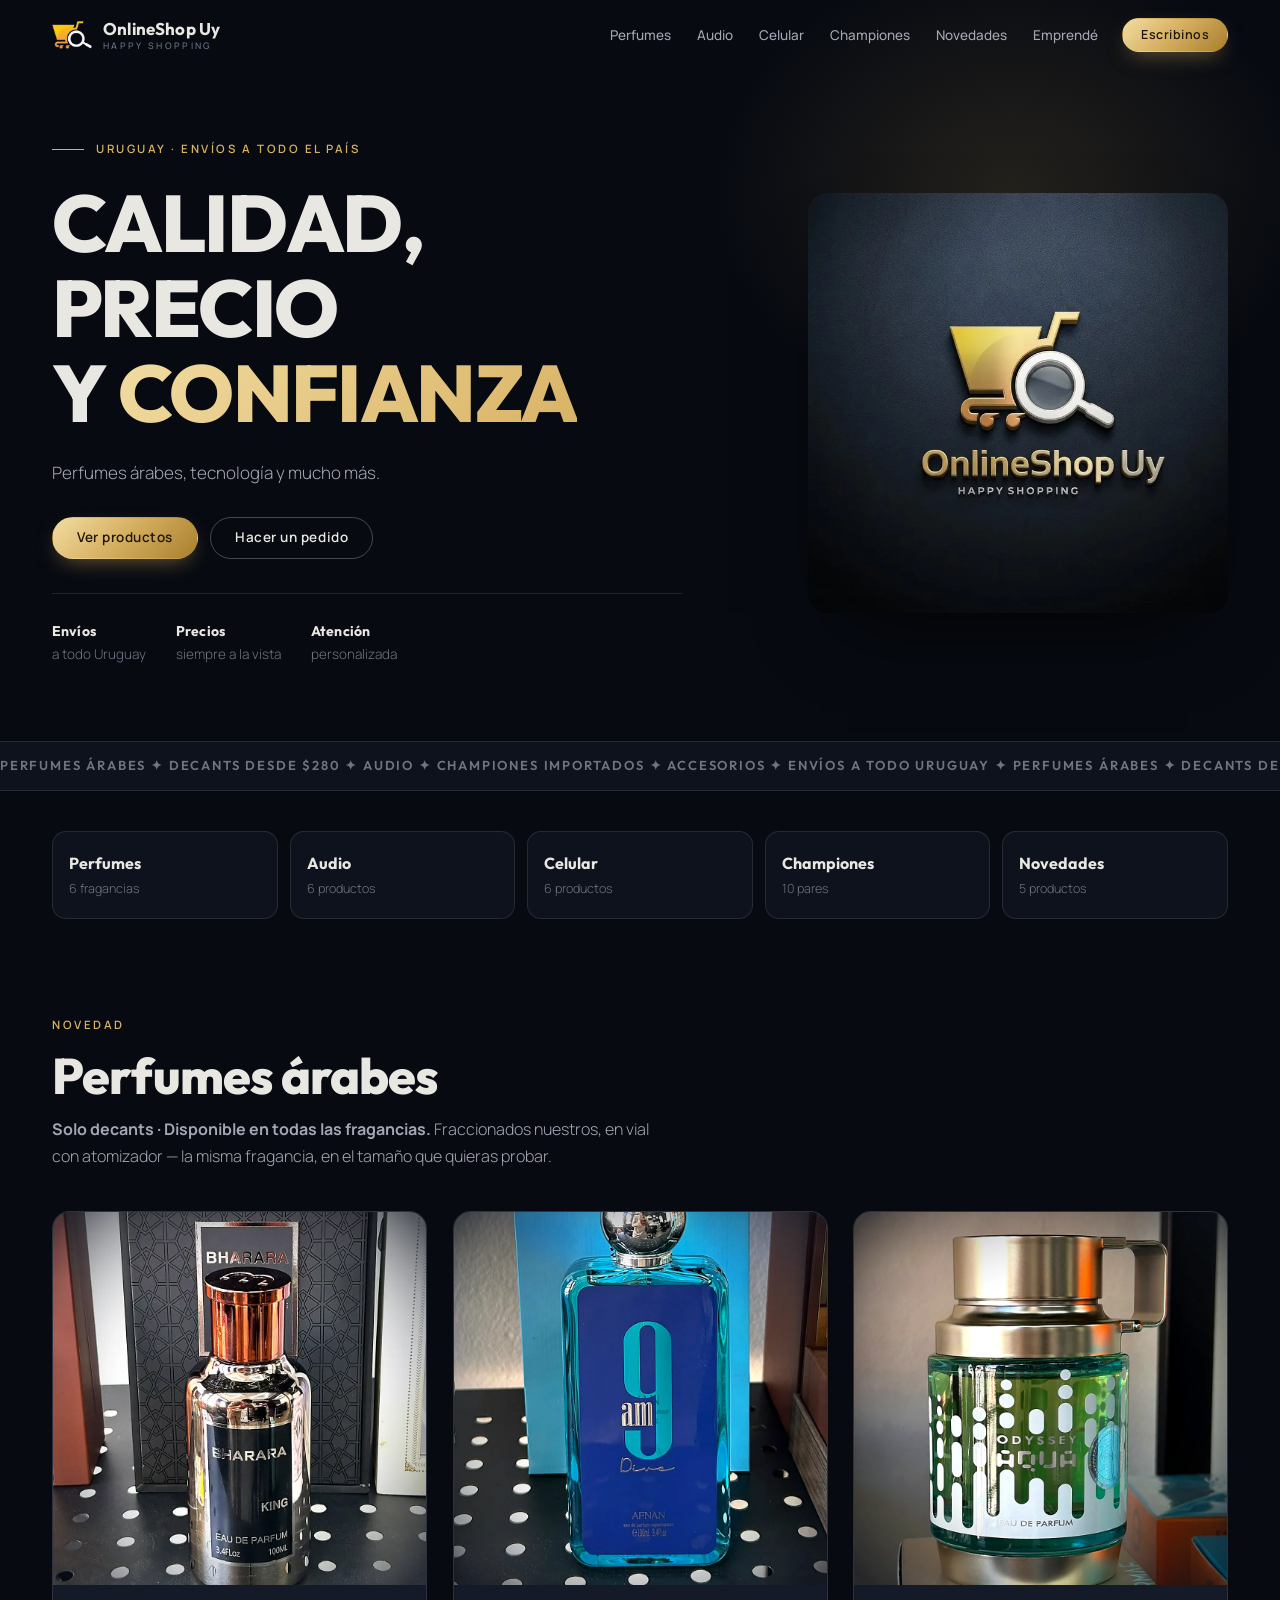
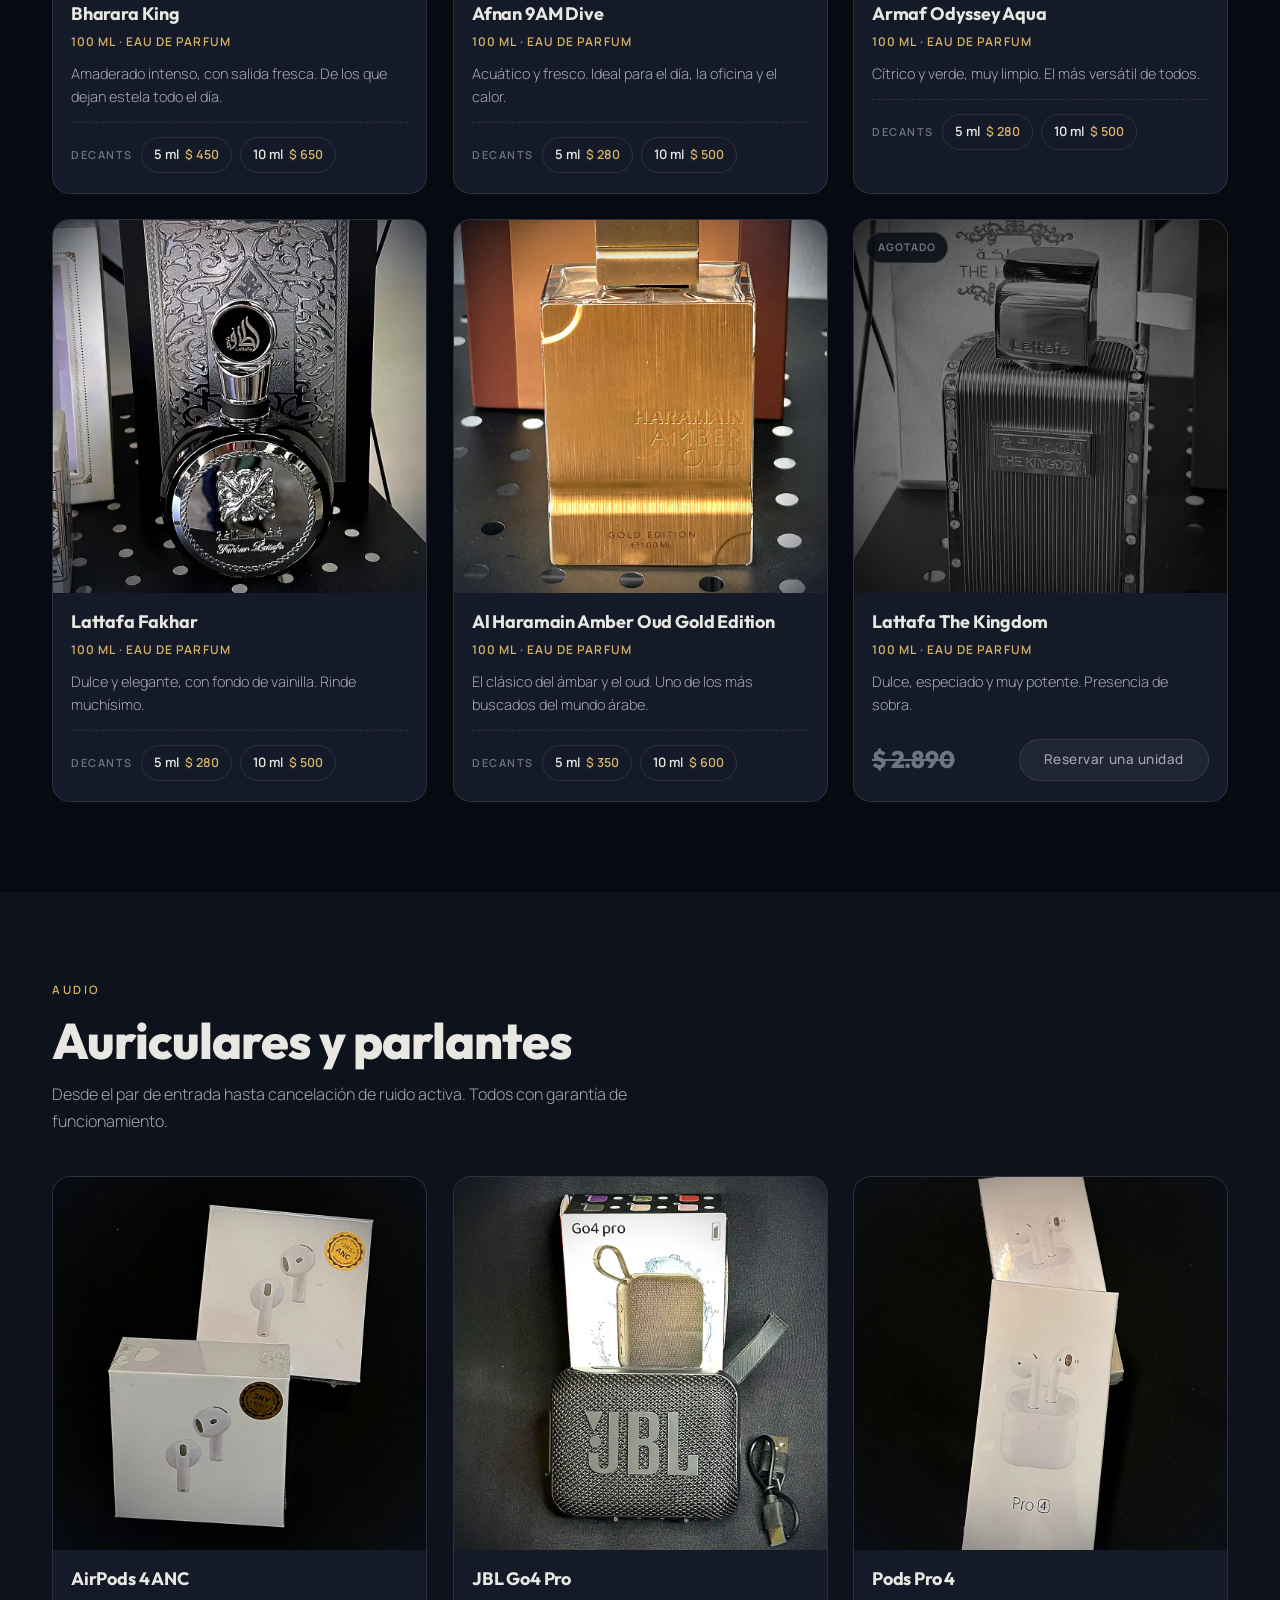
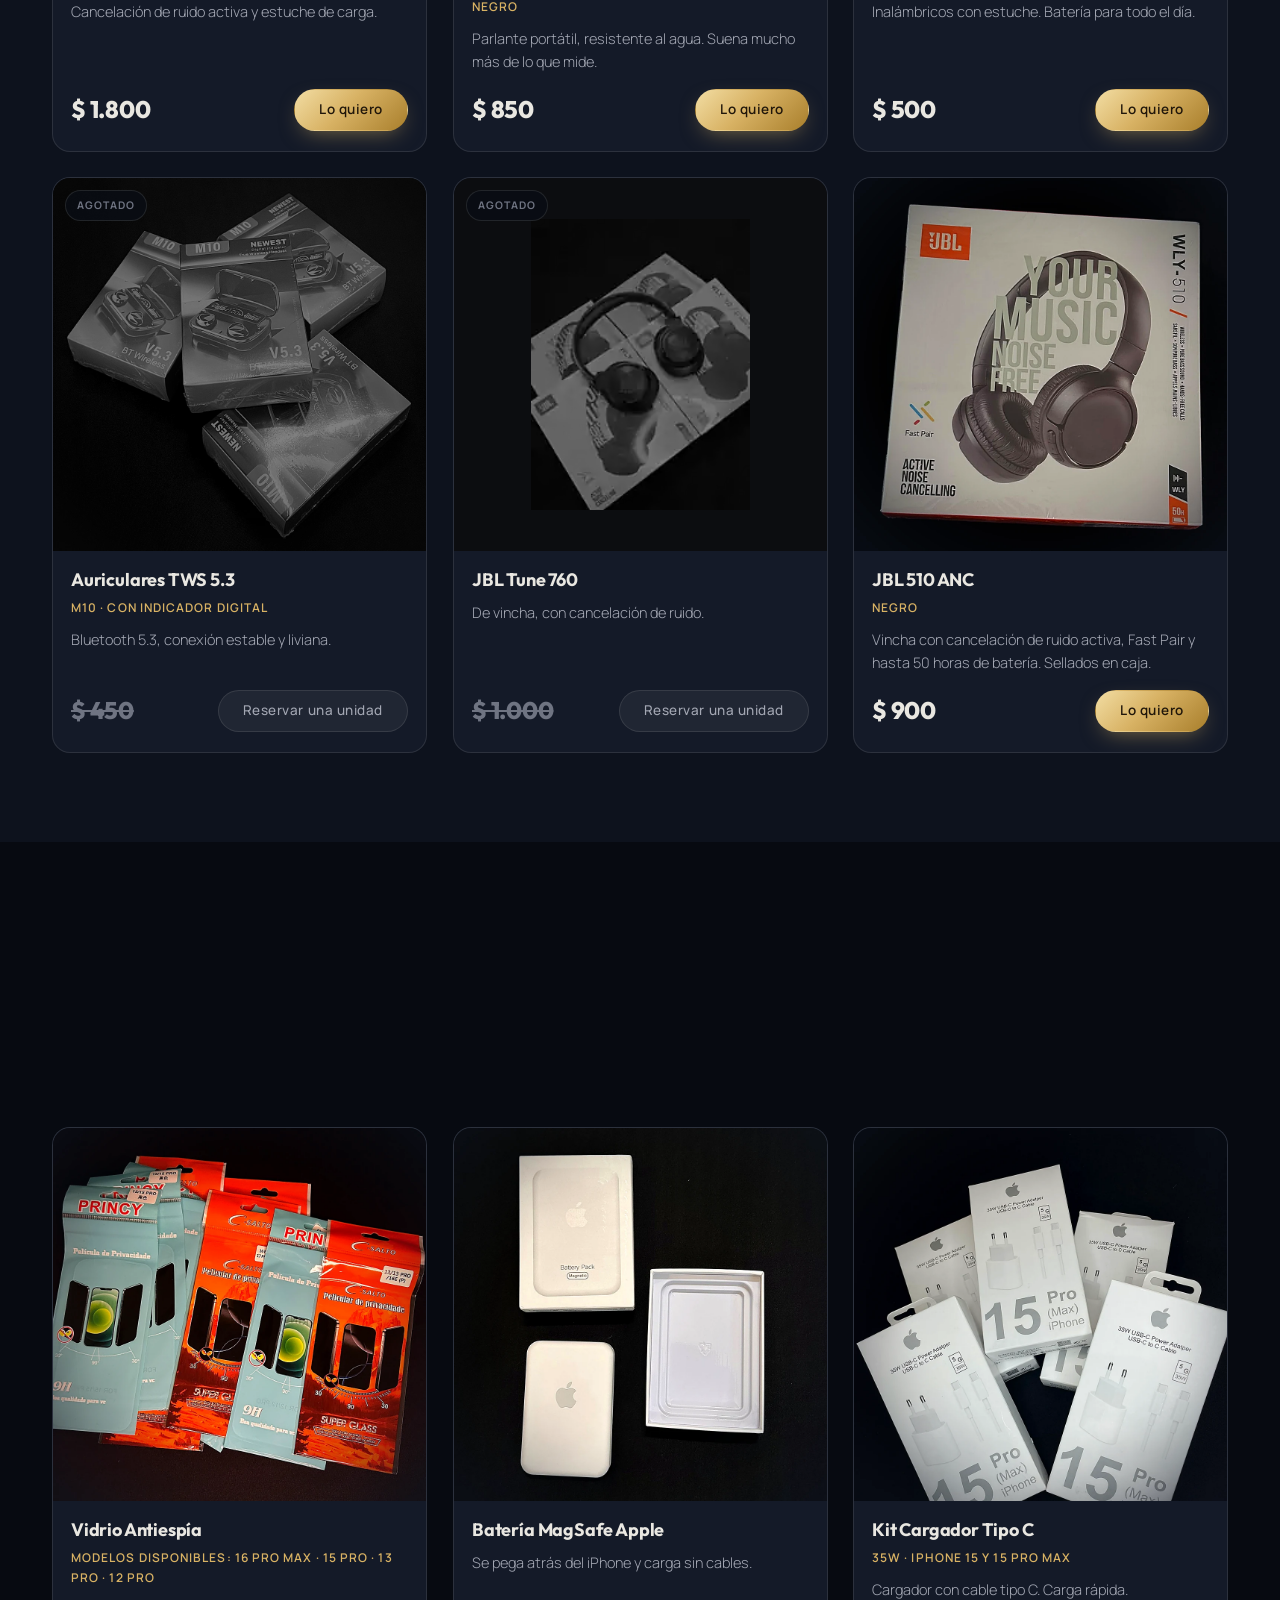
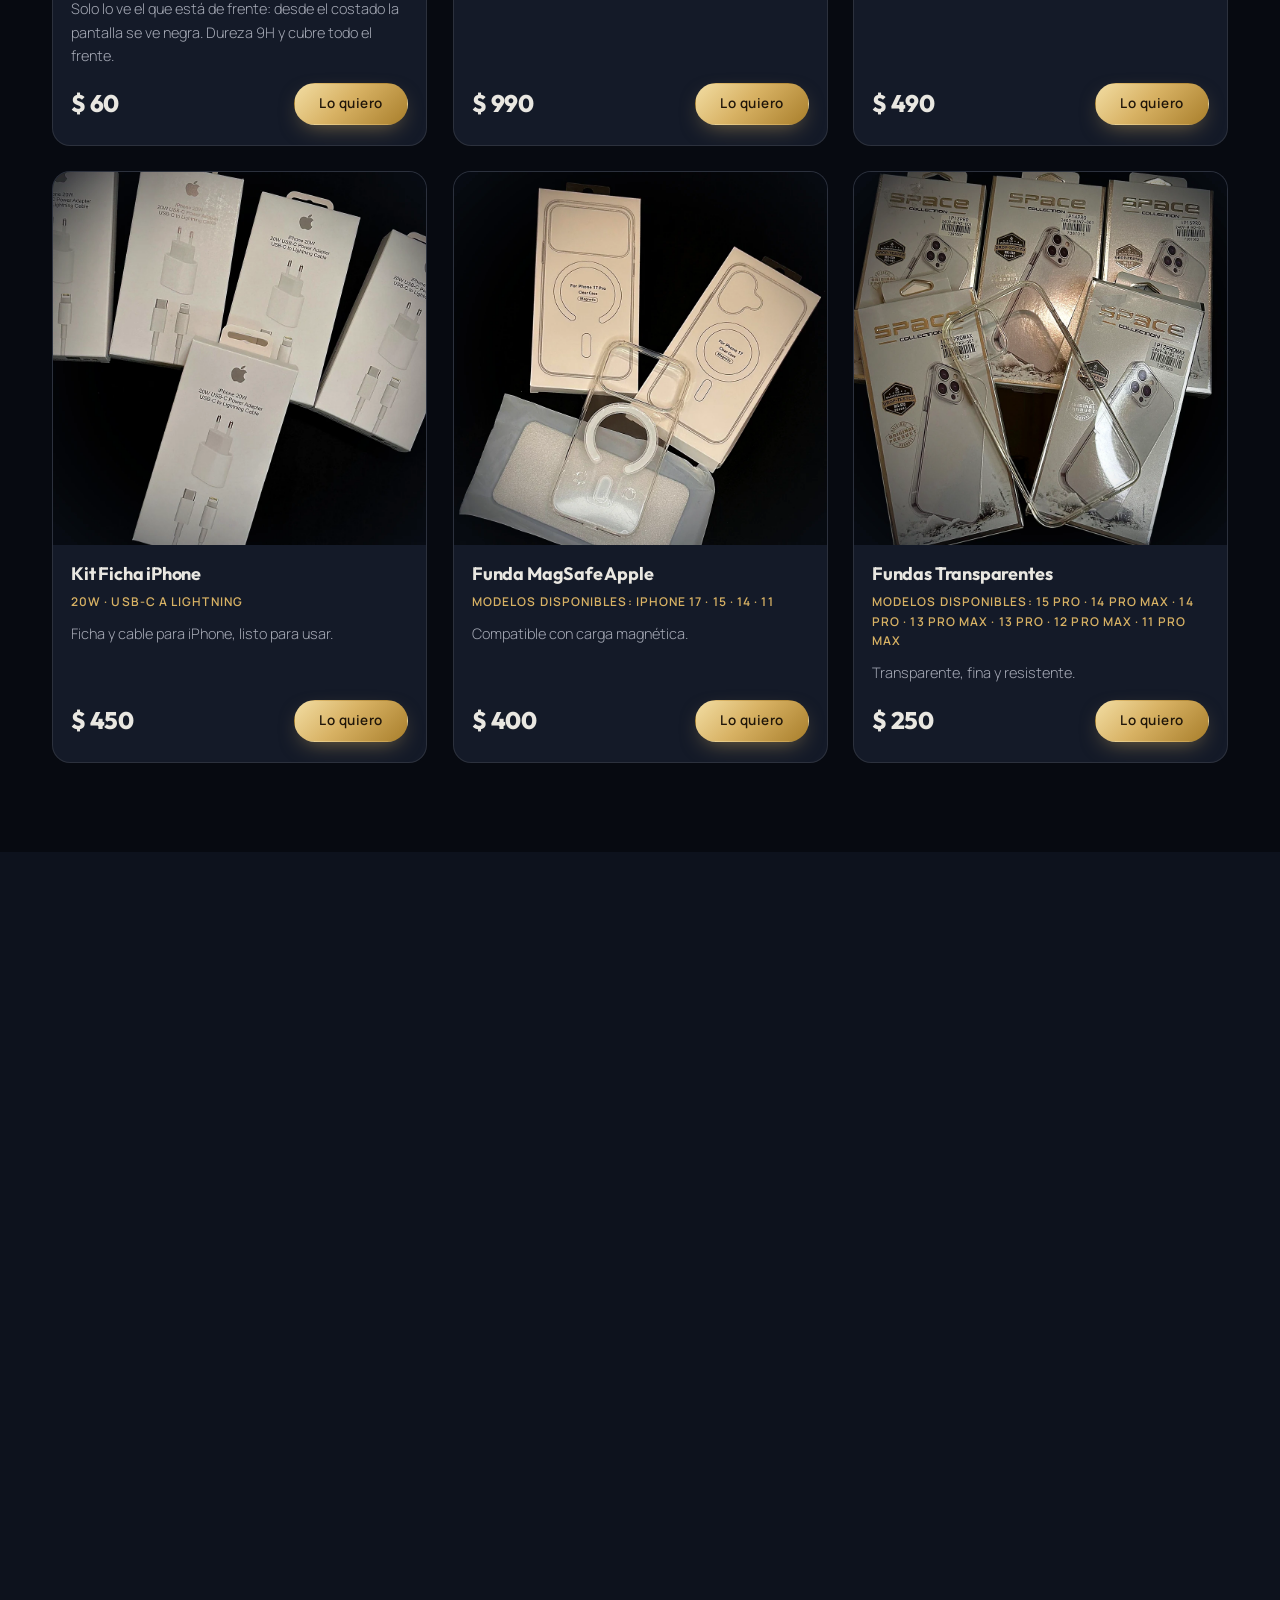
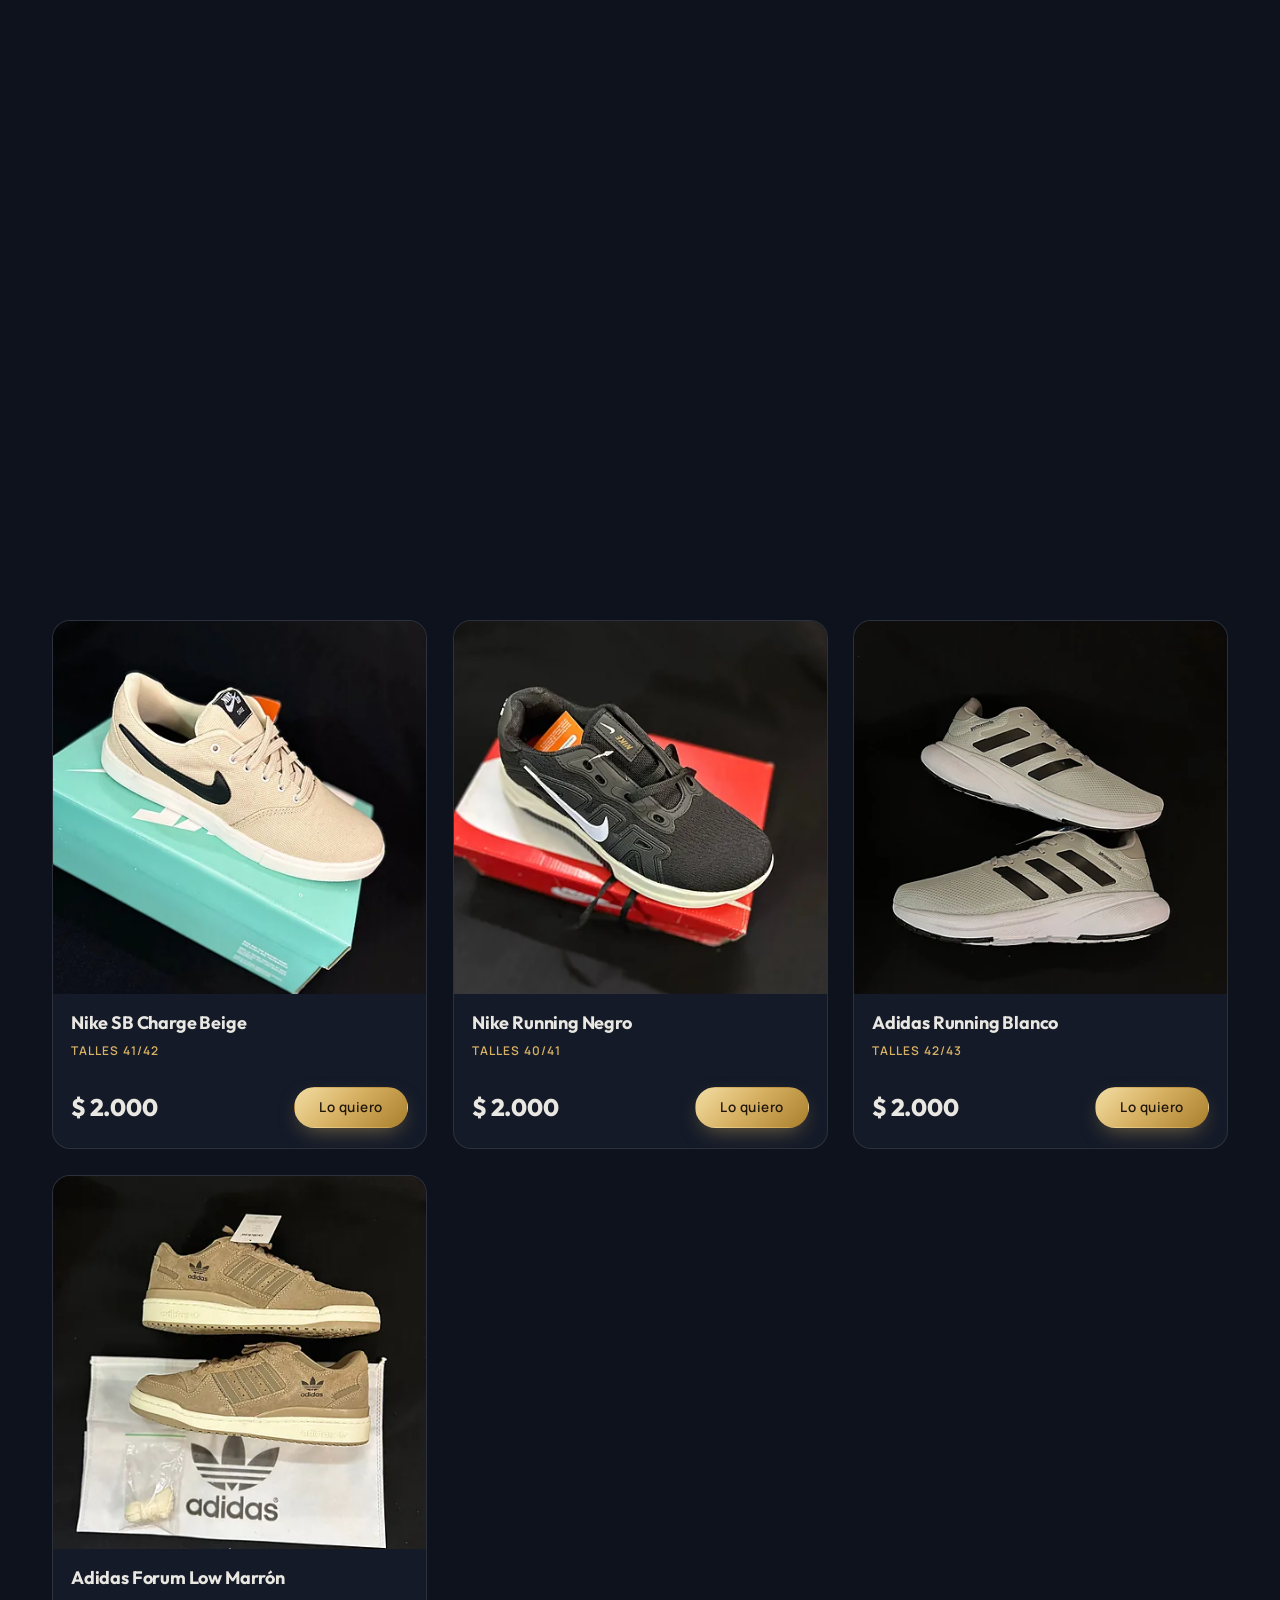
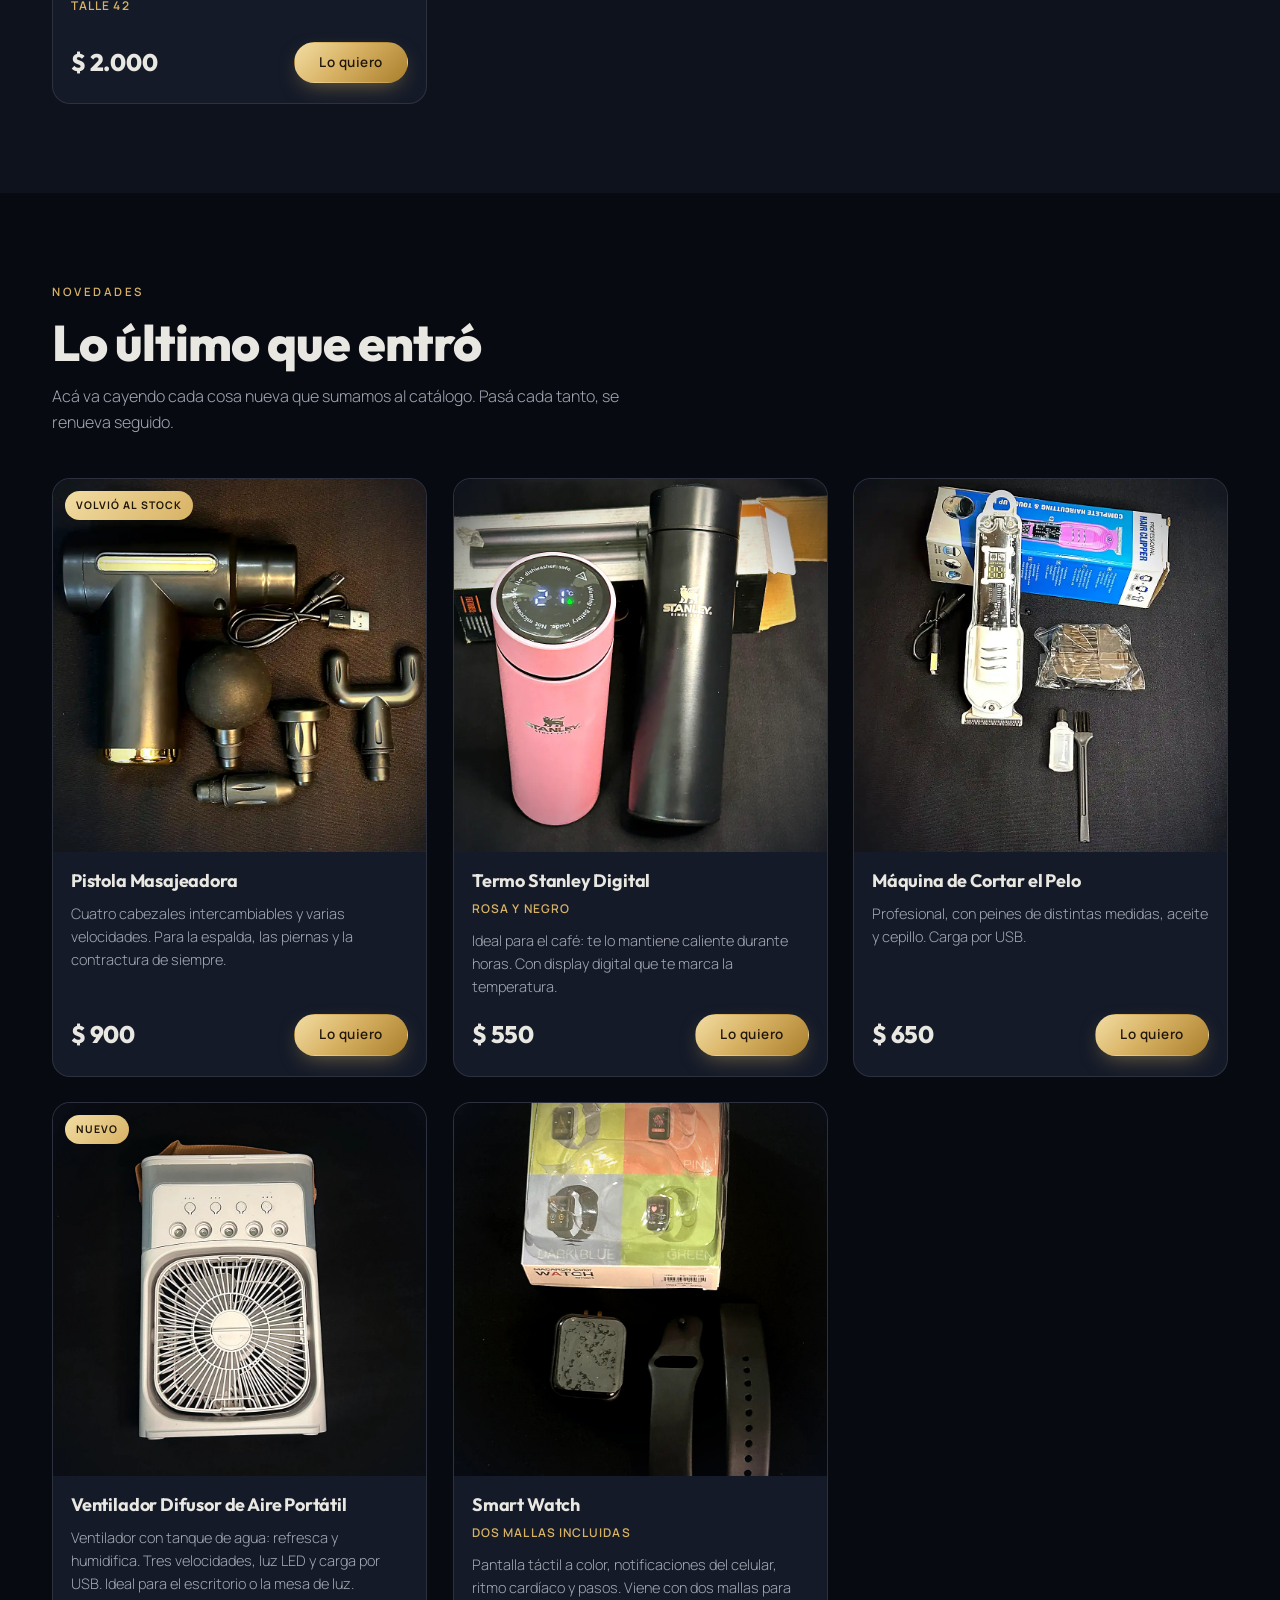
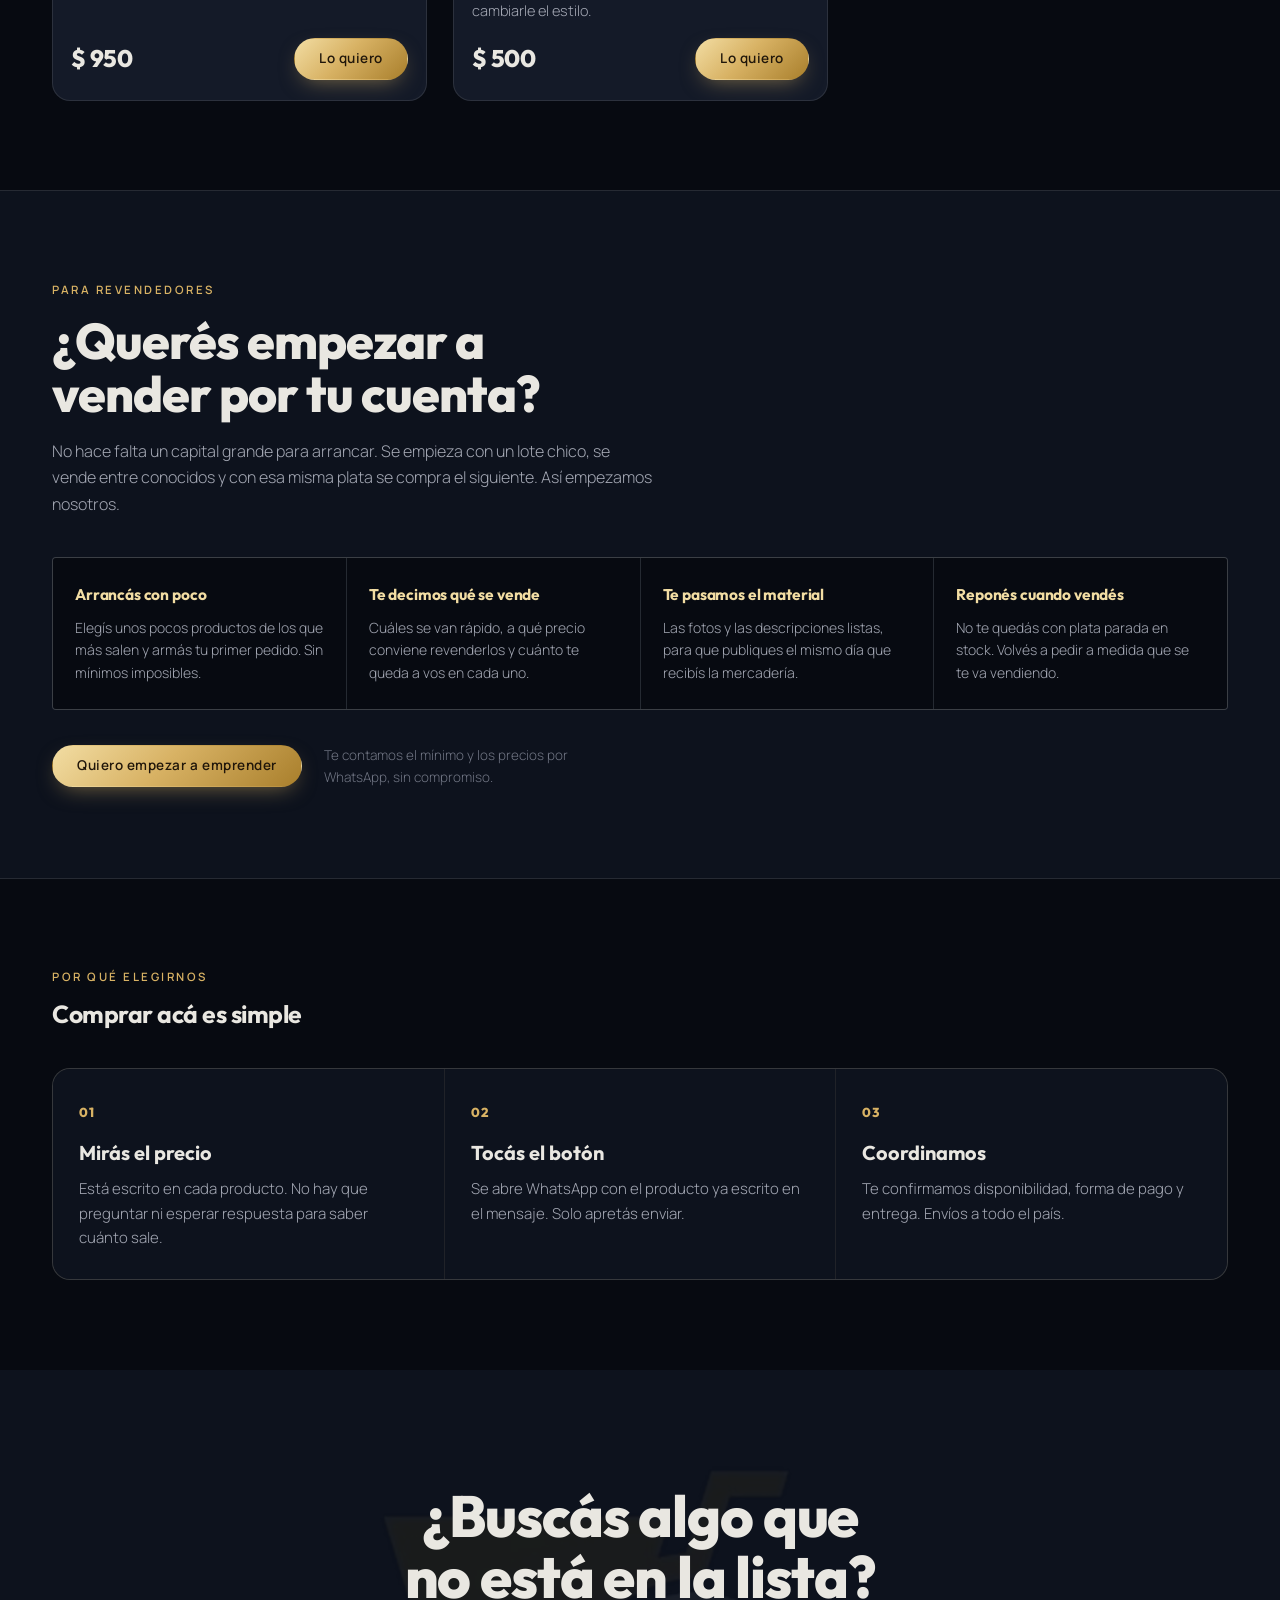
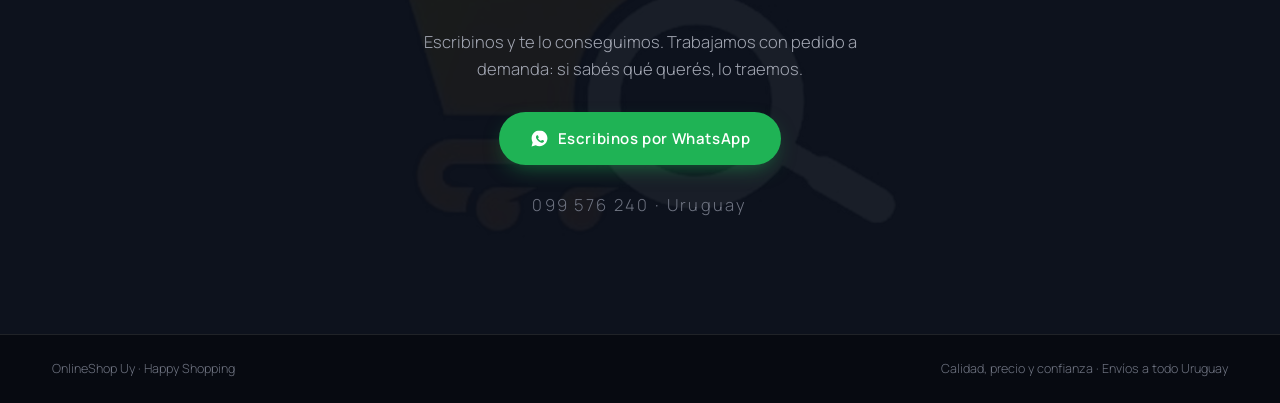
<file: index.html>
<!doctype html>
<html lang="es">
<head>
<meta charset="utf-8">
<meta name="viewport" content="width=device-width, initial-scale=1">
<title>OnlineShop Uy — Perfumes, tecnología y championes en Uruguay</title>
<meta name="description" content="Perfumes árabes, auriculares, accesorios para celular y championes importados. Precios a la vista y pedidos por WhatsApp. Envíos a todo Uruguay.">
<meta name="theme-color" content="#080b12">
<meta property="og:type" content="website">
<meta property="og:title" content="OnlineShop Uy — Happy Shopping">
<meta property="og:description" content="Perfumes árabes, tecnología y championes. Precios a la vista, pedidos por WhatsApp.">
<meta property="og:image" content="https://onlineshop-ivory.vercel.app/og.jpg">
<meta property="og:image:width" content="1200">
<meta property="og:image:height" content="630">
<meta property="og:url" content="https://onlineshop-ivory.vercel.app/">
<meta property="og:site_name" content="OnlineShop Uy">
<meta property="og:locale" content="es_UY">
<meta name="twitter:card" content="summary_large_image">
<meta name="twitter:title" content="OnlineShop Uy — Happy Shopping">
<meta name="twitter:description" content="Perfumes árabes, tecnología y championes. Precios a la vista, pedidos por WhatsApp.">
<meta name="twitter:image" content="https://onlineshop-ivory.vercel.app/og.jpg">
<link rel="canonical" href="https://onlineshop-ivory.vercel.app/">
<link rel="icon" href="logo-mark.png">
<link rel="preconnect" href="https://fonts.googleapis.com">
<link rel="preconnect" href="https://fonts.gstatic.com" crossorigin>
<link rel="stylesheet" href="https://fonts.googleapis.com/css2?family=Outfit:wght@500;700;800&family=Manrope:wght@300;400;500;600&display=swap">
<link rel="stylesheet" href="styles.css?v=20260911">
</head>
<body>

<div class="intro" aria-hidden="true">
  <div class="intro-in">
    <img src="logo-mark.png" alt="" width="496" height="354">
    <span class="intro-w">OnlineShop <i>Uy</i></span>
  </div>
</div>

<a class="skip" href="#perfumes">Ir al catálogo</a>

<header class="nav">
  <div class="wrap nav-in">
    <a class="marca" href="#top">
      <img src="logo-mark.png" alt="" width="496" height="354">
      <span><em>OnlineShop <b>Uy</b></em><i>Happy Shopping</i></span>
    </a>
    <nav class="nav-l" aria-label="Secciones">
      <a href="#perfumes">Perfumes</a>
      <a href="#audio">Audio</a>
      <a href="#celular">Celular</a>
      <a href="#calzado">Championes</a>
      <a href="#novedades">Novedades</a>
      <a href="#emprende">Emprendé</a>
    </nav>
    <a class="btn btn-oro btn-s" href="#contacto">Escribinos</a>
  </div>
</header>

<main id="top">

  <section class="hero">
    <div class="wrap hero-in">
      <div class="hero-t">
        <p class="eye"><span></span>Uruguay · envíos a todo el país</p>
        <h1>CALIDAD, PRECIO<br>Y <em>CONFIANZA</em></h1>
        <p class="lead">Perfumes árabes, tecnología y mucho más.</p>
        <div class="cta">
          <a class="btn btn-oro" href="#perfumes">Ver productos</a>
          <a class="btn btn-linea" href="#contacto">Hacer un pedido</a>
        </div>
        <ul class="ventajas">
          <li><b>Envíos</b>a todo Uruguay</li>
          <li><b>Precios</b>siempre a la vista</li>
          <li><b>Atención</b>personalizada</li>
        </ul>
      </div>
      <div class="hero-f">
        <img src="logo.webp" alt="OnlineShop Uy" width="700" height="700">
      </div>
    </div>
  </section>

  <div class="tira" aria-hidden="true">
    <div class="tira-r">
      <span>PERFUMES ÁRABES ✦ DECANTS DESDE $280 ✦ AUDIO ✦ CHAMPIONES IMPORTADOS ✦ ACCESORIOS ✦ ENVÍOS A TODO URUGUAY ✦&nbsp;</span>
      <span>PERFUMES ÁRABES ✦ DECANTS DESDE $280 ✦ AUDIO ✦ CHAMPIONES IMPORTADOS ✦ ACCESORIOS ✦ ENVÍOS A TODO URUGUAY ✦&nbsp;</span>
    </div>
  </div>

  <section class="cats">
    <div class="wrap">
      <div class="cat-grid">
        <a href="#perfumes"><span>Perfumes</span><small>6 fragancias</small></a>
        <a href="#audio"><span>Audio</span><small>6 productos</small></a>
        <a href="#celular"><span>Celular</span><small>6 productos</small></a>
        <a href="#calzado"><span>Championes</span><small>10 pares</small></a>
        <a href="#novedades"><span>Novedades</span><small>5 productos</small></a>
      </div>
    </div>
  </section>

  <section class="sec" id="perfumes">
    <div class="wrap">
      <p class="k">Novedad</p>
      <h2>Perfumes árabes</h2>
      <p class="p"><strong>Solo decants · Disponible en todas las fragancias.</strong> Fraccionados nuestros, en vial con atomizador — la misma fragancia, en el tamaño que quieras probar.</p>
      
      <div class="grid">
      <article class="card">
        <div class="foto"><img src="bharara-king.webp" alt="Bharara King" width="900" height="900" loading="lazy"></div>
        <div class="info">
          <h3>Bharara King</h3>
          <p class="meta">100 ml · Eau de Parfum</p>
          <p class="desc">Amaderado intenso, con salida fresca. De los que dejan estela todo el día.</p>
          <div class="decants"><span class="dec-lab">Decants</span><a class="dec" href="https://wa.me/59899576240?text=%C2%A1Hola%21%20%F0%9F%91%8B%20Quiero%20un%20decant%20de%20Bharara%20King%0A%0A%E2%80%A2%205%20ml%20%E2%80%94%20%24%20450%0A%0A%C2%BFMe%20lo%20prepar%C3%A1s%3F%20Coordinamos%20la%20entrega%20por%20ac%C3%A1." target="_blank" rel="noopener"><b>5 ml</b><span>$ 450</span></a><a class="dec" href="https://wa.me/59899576240?text=%C2%A1Hola%21%20%F0%9F%91%8B%20Quiero%20un%20decant%20de%20Bharara%20King%0A%0A%E2%80%A2%2010%20ml%20%E2%80%94%20%24%20650%0A%0A%C2%BFMe%20lo%20prepar%C3%A1s%3F%20Coordinamos%20la%20entrega%20por%20ac%C3%A1." target="_blank" rel="noopener"><b>10 ml</b><span>$ 650</span></a></div>
        </div>
      </article>
      <article class="card">
        <div class="foto"><img src="9am-dive.webp" alt="Afnan 9AM Dive" width="900" height="900" loading="lazy"></div>
        <div class="info">
          <h3>Afnan 9AM Dive</h3>
          <p class="meta">100 ml · Eau de Parfum</p>
          <p class="desc">Acuático y fresco. Ideal para el día, la oficina y el calor.</p>
          <div class="decants"><span class="dec-lab">Decants</span><a class="dec" href="https://wa.me/59899576240?text=%C2%A1Hola%21%20%F0%9F%91%8B%20Quiero%20un%20decant%20de%20Afnan%209AM%20Dive%0A%0A%E2%80%A2%205%20ml%20%E2%80%94%20%24%20280%0A%0A%C2%BFMe%20lo%20prepar%C3%A1s%3F%20Coordinamos%20la%20entrega%20por%20ac%C3%A1." target="_blank" rel="noopener"><b>5 ml</b><span>$ 280</span></a><a class="dec" href="https://wa.me/59899576240?text=%C2%A1Hola%21%20%F0%9F%91%8B%20Quiero%20un%20decant%20de%20Afnan%209AM%20Dive%0A%0A%E2%80%A2%2010%20ml%20%E2%80%94%20%24%20500%0A%0A%C2%BFMe%20lo%20prepar%C3%A1s%3F%20Coordinamos%20la%20entrega%20por%20ac%C3%A1." target="_blank" rel="noopener"><b>10 ml</b><span>$ 500</span></a></div>
        </div>
      </article>
      <article class="card">
        <div class="foto"><img src="odyssey-aqua.webp" alt="Armaf Odyssey Aqua" width="900" height="900" loading="lazy"></div>
        <div class="info">
          <h3>Armaf Odyssey Aqua</h3>
          <p class="meta">100 ml · Eau de Parfum</p>
          <p class="desc">Cítrico y verde, muy limpio. El más versátil de todos.</p>
          <div class="decants"><span class="dec-lab">Decants</span><a class="dec" href="https://wa.me/59899576240?text=%C2%A1Hola%21%20%F0%9F%91%8B%20Quiero%20un%20decant%20de%20Armaf%20Odyssey%20Aqua%0A%0A%E2%80%A2%205%20ml%20%E2%80%94%20%24%20280%0A%0A%C2%BFMe%20lo%20prepar%C3%A1s%3F%20Coordinamos%20la%20entrega%20por%20ac%C3%A1." target="_blank" rel="noopener"><b>5 ml</b><span>$ 280</span></a><a class="dec" href="https://wa.me/59899576240?text=%C2%A1Hola%21%20%F0%9F%91%8B%20Quiero%20un%20decant%20de%20Armaf%20Odyssey%20Aqua%0A%0A%E2%80%A2%2010%20ml%20%E2%80%94%20%24%20500%0A%0A%C2%BFMe%20lo%20prepar%C3%A1s%3F%20Coordinamos%20la%20entrega%20por%20ac%C3%A1." target="_blank" rel="noopener"><b>10 ml</b><span>$ 500</span></a></div>
        </div>
      </article>
      <article class="card">
        <div class="foto"><img src="fakhar.webp" alt="Lattafa Fakhar" width="900" height="900" loading="lazy"></div>
        <div class="info">
          <h3>Lattafa Fakhar</h3>
          <p class="meta">100 ml · Eau de Parfum</p>
          <p class="desc">Dulce y elegante, con fondo de vainilla. Rinde muchísimo.</p>
          <div class="decants"><span class="dec-lab">Decants</span><a class="dec" href="https://wa.me/59899576240?text=%C2%A1Hola%21%20%F0%9F%91%8B%20Quiero%20un%20decant%20de%20Lattafa%20Fakhar%0A%0A%E2%80%A2%205%20ml%20%E2%80%94%20%24%20280%0A%0A%C2%BFMe%20lo%20prepar%C3%A1s%3F%20Coordinamos%20la%20entrega%20por%20ac%C3%A1." target="_blank" rel="noopener"><b>5 ml</b><span>$ 280</span></a><a class="dec" href="https://wa.me/59899576240?text=%C2%A1Hola%21%20%F0%9F%91%8B%20Quiero%20un%20decant%20de%20Lattafa%20Fakhar%0A%0A%E2%80%A2%2010%20ml%20%E2%80%94%20%24%20500%0A%0A%C2%BFMe%20lo%20prepar%C3%A1s%3F%20Coordinamos%20la%20entrega%20por%20ac%C3%A1." target="_blank" rel="noopener"><b>10 ml</b><span>$ 500</span></a></div>
        </div>
      </article>
      <article class="card">
        <div class="foto"><img src="amber-oud.webp" alt="Al Haramain Amber Oud Gold Edition" width="900" height="900" loading="lazy"></div>
        <div class="info">
          <h3>Al Haramain Amber Oud Gold Edition</h3>
          <p class="meta">100 ml · Eau de Parfum</p>
          <p class="desc">El clásico del ámbar y el oud. Uno de los más buscados del mundo árabe.</p>
          <div class="decants"><span class="dec-lab">Decants</span><a class="dec" href="https://wa.me/59899576240?text=%C2%A1Hola%21%20%F0%9F%91%8B%20Quiero%20un%20decant%20de%20Al%20Haramain%20Amber%20Oud%20Gold%20Edition%0A%0A%E2%80%A2%205%20ml%20%E2%80%94%20%24%20350%0A%0A%C2%BFMe%20lo%20prepar%C3%A1s%3F%20Coordinamos%20la%20entrega%20por%20ac%C3%A1." target="_blank" rel="noopener"><b>5 ml</b><span>$ 350</span></a><a class="dec" href="https://wa.me/59899576240?text=%C2%A1Hola%21%20%F0%9F%91%8B%20Quiero%20un%20decant%20de%20Al%20Haramain%20Amber%20Oud%20Gold%20Edition%0A%0A%E2%80%A2%2010%20ml%20%E2%80%94%20%24%20600%0A%0A%C2%BFMe%20lo%20prepar%C3%A1s%3F%20Coordinamos%20la%20entrega%20por%20ac%C3%A1." target="_blank" rel="noopener"><b>10 ml</b><span>$ 600</span></a></div>
        </div>
      </article>
      <article class="card agotado">
        <div class="foto"><span class="badge sin">Agotado</span><img src="the-kingdom.webp" alt="Lattafa The Kingdom" width="900" height="900" loading="lazy"></div>
        <div class="info">
          <h3>Lattafa The Kingdom</h3>
          <p class="meta">100 ml · Eau de Parfum</p>
          <p class="desc">Dulce, especiado y muy potente. Presencia de sobra.</p>
          
          <div class="pie"><span class="precio">$ 2.890</span><a class="btn btn-ghost" href="https://wa.me/59899576240?text=%C2%A1Hola%21%20%F0%9F%91%8B%20Quiero%20reservar%20una%20unidad%20de%3A%20Lattafa%20The%20Kingdom%0A%0A%C2%BFMe%20la%20anot%C3%A1s%20para%20cuando%20entre%3F" target="_blank" rel="noopener">Reservar una unidad</a></div>
        </div>
      </article>
      </div>
    </div>
  </section>
  <section class="sec" id="audio">
    <div class="wrap">
      <p class="k">Audio</p>
      <h2>Auriculares y parlantes</h2>
      <p class="p">Desde el par de entrada hasta cancelación de ruido activa. Todos con garantía de funcionamiento.</p>
      
      <div class="grid">
      <article class="card">
        <div class="foto"><img src="airpods-anc.webp" alt="AirPods 4 ANC" width="900" height="900" loading="lazy"></div>
        <div class="info">
          <h3>AirPods 4 ANC</h3>
          
          <p class="desc">Cancelación de ruido activa y estuche de carga.</p>
          
          <div class="pie"><span class="precio">$ 1.800</span><a class="btn btn-oro" href="https://wa.me/59899576240?text=%C2%A1Hola%21%20%F0%9F%91%8B%20Quiero%20comprar%3A%0A%0A%E2%80%A2%20AirPods%204%20ANC%20%E2%80%94%20%24%201.800%0A%0A%C2%BFMe%20lo%20mand%C3%A1s%20por%20agencia%20o%20lo%20coordinamos%20en%20mano%3F" target="_blank" rel="noopener">Lo quiero</a></div>
        </div>
      </article>
      <article class="card">
        <div class="foto"><img src="jbl-go4.webp" alt="JBL Go4 Pro" width="900" height="900" loading="lazy"></div>
        <div class="info">
          <h3>JBL Go4 Pro</h3>
          <p class="meta">Negro</p>
          <p class="desc">Parlante portátil, resistente al agua. Suena mucho más de lo que mide.</p>
          
          <div class="pie"><span class="precio">$ 850</span><a class="btn btn-oro" href="https://wa.me/59899576240?text=%C2%A1Hola%21%20%F0%9F%91%8B%20Quiero%20comprar%3A%0A%0A%E2%80%A2%20JBL%20Go4%20Pro%20%E2%80%94%20%24%20850%0A%0A%C2%BFMe%20lo%20mand%C3%A1s%20por%20agencia%20o%20lo%20coordinamos%20en%20mano%3F" target="_blank" rel="noopener">Lo quiero</a></div>
        </div>
      </article>
      <article class="card">
        <div class="foto"><img src="pods-pro4.webp" alt="Pods Pro 4" width="900" height="900" loading="lazy"></div>
        <div class="info">
          <h3>Pods Pro 4</h3>
          
          <p class="desc">Inalámbricos con estuche. Batería para todo el día.</p>
          
          <div class="pie"><span class="precio">$ 500</span><a class="btn btn-oro" href="https://wa.me/59899576240?text=%C2%A1Hola%21%20%F0%9F%91%8B%20Quiero%20comprar%3A%0A%0A%E2%80%A2%20Pods%20Pro%204%20%E2%80%94%20%24%20500%0A%0A%C2%BFMe%20lo%20mand%C3%A1s%20por%20agencia%20o%20lo%20coordinamos%20en%20mano%3F" target="_blank" rel="noopener">Lo quiero</a></div>
        </div>
      </article>
      <article class="card agotado">
        <div class="foto"><span class="badge sin">Agotado</span><img src="auriculares-tws53.webp" alt="Auriculares TWS 5.3" width="900" height="900" loading="lazy"></div>
        <div class="info">
          <h3>Auriculares TWS 5.3</h3>
          <p class="meta">M10 · con indicador digital</p>
          <p class="desc">Bluetooth 5.3, conexión estable y liviana.</p>

          <div class="pie"><span class="precio">$ 450</span><a class="btn btn-ghost" href="https://wa.me/59899576240?text=%C2%A1Hola%21%20%F0%9F%91%8B%20Quiero%20reservar%20una%20unidad%20de%3A%20Auriculares%20TWS%205.3%0A%0A%C2%BFMe%20la%20anot%C3%A1s%20para%20cuando%20entre%3F" target="_blank" rel="noopener">Reservar una unidad</a></div>
        </div>
      </article>
      <article class="card agotado">
        <div class="foto chica"><span class="badge sin">Agotado</span><img src="jbl-tune-760.webp" alt="JBL Tune 760" width="900" height="900" loading="lazy"></div>
        <div class="info">
          <h3>JBL Tune 760</h3>
          
          <p class="desc">De vincha, con cancelación de ruido.</p>
          
          <div class="pie"><span class="precio">$ 1.000</span><a class="btn btn-ghost" href="https://wa.me/59899576240?text=%C2%A1Hola%21%20%F0%9F%91%8B%20Quiero%20reservar%20una%20unidad%20de%3A%20JBL%20Tune%20760%0A%0A%C2%BFMe%20la%20anot%C3%A1s%20para%20cuando%20entre%3F" target="_blank" rel="noopener">Reservar una unidad</a></div>
        </div>
      </article>
            <article class="card">
        <div class="foto"><img src="jbl-510.webp" alt="JBL 510 ANC" width="900" height="900" loading="lazy"></div>
        <div class="info">
          <h3>JBL 510 ANC</h3>
          <p class="meta">Negro</p>
          <p class="desc">Vincha con cancelación de ruido activa, Fast Pair y hasta 50 horas de batería. Sellados en caja.</p>
          
          <div class="pie"><span class="precio">$ 900</span><a class="btn btn-oro" href="https://wa.me/59899576240?text=%C2%A1Hola%21%20%F0%9F%91%8B%20Quiero%20comprar%3A%0A%0A%E2%80%A2%20JBL%20510%20ANC%20%E2%80%94%20%24%20900%0A%0A%C2%BFMe%20lo%20mand%C3%A1s%20por%20agencia%20o%20lo%20coordinamos%20en%20mano%3F" target="_blank" rel="noopener">Lo quiero</a></div>
        </div>
      </article>
</div>
    </div>
  </section>
  <section class="sec" id="celular">
    <div class="wrap">
      <p class="k">Tu celular</p>
      <h2>Carga, fundas y accesorios</h2>
      <p class="p">Lo que se usa todos los días y siempre falta. Decinos qué modelo tenés y te decimos qué te sirve.</p>
      
      <div class="grid">
      <article class="card">
        <div class="foto"><img src="vidrio-antiespia.webp" alt="Vidrio Antiespía" width="900" height="900" loading="lazy"></div>
        <div class="info">
          <h3>Vidrio Antiespía</h3>
          <p class="meta">Modelos disponibles: 16 Pro Max · 15 Pro · 13 Pro · 12 Pro</p>
          <p class="desc">Solo lo ve el que está de frente: desde el costado la pantalla se ve negra. Dureza 9H y cubre todo el frente.</p>
          
          <div class="pie"><span class="precio">$ 60</span><a class="btn btn-oro" href="https://wa.me/59899576240?text=%C2%A1Hola%21%20%F0%9F%91%8B%20Quiero%20comprar%3A%0A%0A%E2%80%A2%20Vidrio%20Antiesp%C3%ADa%20%E2%80%94%20%24%2060%0A%0A%C2%BFMe%20lo%20mand%C3%A1s%20por%20agencia%20o%20lo%20coordinamos%20en%20mano%3F" target="_blank" rel="noopener">Lo quiero</a></div>
        </div>
      </article>
      <article class="card">
        <div class="foto"><img src="bateria-magsafe.webp" alt="Batería MagSafe Apple" width="900" height="900" loading="lazy"></div>
        <div class="info">
          <h3>Batería MagSafe Apple</h3>
          
          <p class="desc">Se pega atrás del iPhone y carga sin cables.</p>
          
          <div class="pie"><span class="precio">$ 990</span><a class="btn btn-oro" href="https://wa.me/59899576240?text=%C2%A1Hola%21%20%F0%9F%91%8B%20Quiero%20comprar%3A%0A%0A%E2%80%A2%20Bater%C3%ADa%20MagSafe%20Apple%20%E2%80%94%20%24%20990%0A%0A%C2%BFMe%20lo%20mand%C3%A1s%20por%20agencia%20o%20lo%20coordinamos%20en%20mano%3F" target="_blank" rel="noopener">Lo quiero</a></div>
        </div>
      </article>
      <article class="card">
        <div class="foto"><img src="kit-cargador-tipoc.webp" alt="Kit Cargador Tipo C" width="900" height="900" loading="lazy"></div>
        <div class="info">
          <h3>Kit Cargador Tipo C</h3>
          <p class="meta">35W · iPhone 15 y 15 Pro Max</p>
          <p class="desc">Cargador con cable tipo C. Carga rápida.</p>
          
          <div class="pie"><span class="precio">$ 490</span><a class="btn btn-oro" href="https://wa.me/59899576240?text=%C2%A1Hola%21%20%F0%9F%91%8B%20Quiero%20comprar%3A%0A%0A%E2%80%A2%20Kit%20Cargador%20Tipo%20C%20%E2%80%94%20%24%20490%0A%0A%C2%BFMe%20lo%20mand%C3%A1s%20por%20agencia%20o%20lo%20coordinamos%20en%20mano%3F" target="_blank" rel="noopener">Lo quiero</a></div>
        </div>
      </article>
      <article class="card">
        <div class="foto"><img src="kit-ficha-iphone.webp" alt="Kit Ficha iPhone" width="900" height="900" loading="lazy"></div>
        <div class="info">
          <h3>Kit Ficha iPhone</h3>
          <p class="meta">20W · USB-C a Lightning</p>
          <p class="desc">Ficha y cable para iPhone, listo para usar.</p>
          
          <div class="pie"><span class="precio">$ 450</span><a class="btn btn-oro" href="https://wa.me/59899576240?text=%C2%A1Hola%21%20%F0%9F%91%8B%20Quiero%20comprar%3A%0A%0A%E2%80%A2%20Kit%20Ficha%20iPhone%20%E2%80%94%20%24%20450%0A%0A%C2%BFMe%20lo%20mand%C3%A1s%20por%20agencia%20o%20lo%20coordinamos%20en%20mano%3F" target="_blank" rel="noopener">Lo quiero</a></div>
        </div>
      </article>
      <article class="card">
        <div class="foto"><img src="funda-magsafe.webp" alt="Funda MagSafe Apple" width="900" height="900" loading="lazy"></div>
        <div class="info">
          <h3>Funda MagSafe Apple</h3>
          <p class="meta">Modelos disponibles: iPhone 17 · 15 · 14 · 11</p>
          <p class="desc">Compatible con carga magnética.</p>
          
          <div class="pie"><span class="precio">$ 400</span><a class="btn btn-oro" href="https://wa.me/59899576240?text=%C2%A1Hola%21%20%F0%9F%91%8B%20Quiero%20comprar%3A%0A%0A%E2%80%A2%20Funda%20MagSafe%20Apple%20%E2%80%94%20%24%20400%0A%0A%C2%BFMe%20lo%20mand%C3%A1s%20por%20agencia%20o%20lo%20coordinamos%20en%20mano%3F" target="_blank" rel="noopener">Lo quiero</a></div>
        </div>
      </article>
      <article class="card">
        <div class="foto"><img src="fundas-transparentes.webp" alt="Fundas Transparentes" width="900" height="900" loading="lazy"></div>
        <div class="info">
          <h3>Fundas Transparentes</h3>
          <p class="meta">Modelos disponibles: 15 Pro · 14 Pro Max · 14 Pro · 13 Pro Max · 13 Pro · 12 Pro Max · 11 Pro Max</p>
          <p class="desc">Transparente, fina y resistente.</p>
          
          <div class="pie"><span class="precio">$ 250</span><a class="btn btn-oro" href="https://wa.me/59899576240?text=%C2%A1Hola%21%20%F0%9F%91%8B%20Quiero%20comprar%3A%0A%0A%E2%80%A2%20Fundas%20Transparentes%20%E2%80%94%20%24%20250%0A%0A%C2%BFMe%20lo%20mand%C3%A1s%20por%20agencia%20o%20lo%20coordinamos%20en%20mano%3F" target="_blank" rel="noopener">Lo quiero</a></div>
        </div>
      </article>
      </div>
    </div>
  </section>
  <section class="sec" id="calzado">
    <div class="wrap">
      <p class="k">Calzado</p>
      <h2>Championes importados</h2>
      <p class="p">Pares únicos: del talle que ves, hay uno. Cuando se va, se fue.</p>
      
      <div class="grid">
      <article class="card">
        <div class="foto"><img src="af1-negro-gris.webp" alt="Nike Air Force 1 Negro/Gris" width="900" height="900" loading="lazy"></div>
        <div class="info">
          <h3>Nike Air Force 1 Negro/Gris</h3>
          <p class="meta">Talles 41/42</p>
          <p class="desc"></p>
          
          <div class="pie"><span class="precio">$ 2.300</span><a class="btn btn-oro" href="https://wa.me/59899576240?text=%C2%A1Hola%21%20%F0%9F%91%8B%20Quiero%20comprar%3A%0A%0A%E2%80%A2%20Nike%20Air%20Force%201%20Negro%2FGris%20%E2%80%94%20%24%202.300%0A%0A%C2%BFMe%20lo%20mand%C3%A1s%20por%20agencia%20o%20lo%20coordinamos%20en%20mano%3F" target="_blank" rel="noopener">Lo quiero</a></div>
        </div>
      </article>
      <article class="card">
        <div class="foto"><img src="dunk-low-blanco.webp" alt="Nike SB Dunk Low Blanco" width="900" height="900" loading="lazy"></div>
        <div class="info">
          <h3>Nike SB Dunk Low Blanco</h3>
          <p class="meta">Talles 41/42</p>
          <p class="desc"></p>
          
          <div class="pie"><span class="precio">$ 2.300</span><a class="btn btn-oro" href="https://wa.me/59899576240?text=%C2%A1Hola%21%20%F0%9F%91%8B%20Quiero%20comprar%3A%0A%0A%E2%80%A2%20Nike%20SB%20Dunk%20Low%20Blanco%20%E2%80%94%20%24%202.300%0A%0A%C2%BFMe%20lo%20mand%C3%A1s%20por%20agencia%20o%20lo%20coordinamos%20en%20mano%3F" target="_blank" rel="noopener">Lo quiero</a></div>
        </div>
      </article>
      <article class="card">
        <div class="foto"><img src="dunk-low-verde.webp" alt="Nike SB Dunk Low Verde" width="900" height="900" loading="lazy"></div>
        <div class="info">
          <h3>Nike SB Dunk Low Verde</h3>
          <p class="meta">Talles 41/42</p>
          <p class="desc"></p>
          
          <div class="pie"><span class="precio">$ 2.300</span><a class="btn btn-oro" href="https://wa.me/59899576240?text=%C2%A1Hola%21%20%F0%9F%91%8B%20Quiero%20comprar%3A%0A%0A%E2%80%A2%20Nike%20SB%20Dunk%20Low%20Verde%20%E2%80%94%20%24%202.300%0A%0A%C2%BFMe%20lo%20mand%C3%A1s%20por%20agencia%20o%20lo%20coordinamos%20en%20mano%3F" target="_blank" rel="noopener">Lo quiero</a></div>
        </div>
      </article>
      <article class="card">
        <div class="foto"><img src="af1-menta.webp" alt="Nike Air Force 1 Menta" width="900" height="900" loading="lazy"></div>
        <div class="info">
          <h3>Nike Air Force 1 Menta</h3>
          <p class="meta">Talles 37/38</p>
          <p class="desc"></p>
          
          <div class="pie"><span class="precio">$ 2.300</span><a class="btn btn-oro" href="https://wa.me/59899576240?text=%C2%A1Hola%21%20%F0%9F%91%8B%20Quiero%20comprar%3A%0A%0A%E2%80%A2%20Nike%20Air%20Force%201%20Menta%20%E2%80%94%20%24%202.300%0A%0A%C2%BFMe%20lo%20mand%C3%A1s%20por%20agencia%20o%20lo%20coordinamos%20en%20mano%3F" target="_blank" rel="noopener">Lo quiero</a></div>
        </div>
      </article>
      <article class="card">
        <div class="foto"><img src="af1-azul-marino.webp" alt="Nike Air Force 1 Azul Marino" width="900" height="900" loading="lazy"></div>
        <div class="info">
          <h3>Nike Air Force 1 Azul Marino</h3>
          <p class="meta">Talles 41/42</p>
          <p class="desc"></p>
          
          <div class="pie"><span class="precio">$ 2.300</span><a class="btn btn-oro" href="https://wa.me/59899576240?text=%C2%A1Hola%21%20%F0%9F%91%8B%20Quiero%20comprar%3A%0A%0A%E2%80%A2%20Nike%20Air%20Force%201%20Azul%20Marino%20%E2%80%94%20%24%202.300%0A%0A%C2%BFMe%20lo%20mand%C3%A1s%20por%20agencia%20o%20lo%20coordinamos%20en%20mano%3F" target="_blank" rel="noopener">Lo quiero</a></div>
        </div>
      </article>
      <article class="card">
        <div class="foto"><img src="af1-gris.webp" alt="Nike Air Force 1 Gris" width="900" height="900" loading="lazy"></div>
        <div class="info">
          <h3>Nike Air Force 1 Gris</h3>
          <p class="meta">Talles 41/42</p>
          <p class="desc"></p>
          
          <div class="pie"><span class="precio">$ 2.300</span><a class="btn btn-oro" href="https://wa.me/59899576240?text=%C2%A1Hola%21%20%F0%9F%91%8B%20Quiero%20comprar%3A%0A%0A%E2%80%A2%20Nike%20Air%20Force%201%20Gris%20%E2%80%94%20%24%202.300%0A%0A%C2%BFMe%20lo%20mand%C3%A1s%20por%20agencia%20o%20lo%20coordinamos%20en%20mano%3F" target="_blank" rel="noopener">Lo quiero</a></div>
        </div>
      </article>
      <article class="card">
        <div class="foto"><img src="sb-charge-beige.webp" alt="Nike SB Charge Beige" width="900" height="900" loading="lazy"></div>
        <div class="info">
          <h3>Nike SB Charge Beige</h3>
          <p class="meta">Talles 41/42</p>
          <p class="desc"></p>
          
          <div class="pie"><span class="precio">$ 2.000</span><a class="btn btn-oro" href="https://wa.me/59899576240?text=%C2%A1Hola%21%20%F0%9F%91%8B%20Quiero%20comprar%3A%0A%0A%E2%80%A2%20Nike%20SB%20Charge%20Beige%20%E2%80%94%20%24%202.000%0A%0A%C2%BFMe%20lo%20mand%C3%A1s%20por%20agencia%20o%20lo%20coordinamos%20en%20mano%3F" target="_blank" rel="noopener">Lo quiero</a></div>
        </div>
      </article>
      <article class="card">
        <div class="foto"><img src="nike-running-negro.webp" alt="Nike Running Negro" width="900" height="900" loading="lazy"></div>
        <div class="info">
          <h3>Nike Running Negro</h3>
          <p class="meta">Talles 40/41</p>
          <p class="desc"></p>
          
          <div class="pie"><span class="precio">$ 2.000</span><a class="btn btn-oro" href="https://wa.me/59899576240?text=%C2%A1Hola%21%20%F0%9F%91%8B%20Quiero%20comprar%3A%0A%0A%E2%80%A2%20Nike%20Running%20Negro%20%E2%80%94%20%24%202.000%0A%0A%C2%BFMe%20lo%20mand%C3%A1s%20por%20agencia%20o%20lo%20coordinamos%20en%20mano%3F" target="_blank" rel="noopener">Lo quiero</a></div>
        </div>
      </article>
      <article class="card">
        <div class="foto"><img src="adidas-runner-blanco.webp" alt="Adidas Running Blanco" width="900" height="900" loading="lazy"></div>
        <div class="info">
          <h3>Adidas Running Blanco</h3>
          <p class="meta">Talles 42/43</p>
          <p class="desc"></p>
          
          <div class="pie"><span class="precio">$ 2.000</span><a class="btn btn-oro" href="https://wa.me/59899576240?text=%C2%A1Hola%21%20%F0%9F%91%8B%20Quiero%20comprar%3A%0A%0A%E2%80%A2%20Adidas%20Running%20Blanco%20%E2%80%94%20%24%202.000%0A%0A%C2%BFMe%20lo%20mand%C3%A1s%20por%20agencia%20o%20lo%20coordinamos%20en%20mano%3F" target="_blank" rel="noopener">Lo quiero</a></div>
        </div>
      </article>
      <article class="card">
        <div class="foto"><img src="adidas-forum-marron.webp" alt="Adidas Forum Low Marrón" width="900" height="900" loading="lazy"></div>
        <div class="info">
          <h3>Adidas Forum Low Marrón</h3>
          <p class="meta">Talle 42</p>
          <p class="desc"></p>
          
          <div class="pie"><span class="precio">$ 2.000</span><a class="btn btn-oro" href="https://wa.me/59899576240?text=%C2%A1Hola%21%20%F0%9F%91%8B%20Quiero%20comprar%3A%0A%0A%E2%80%A2%20Adidas%20Forum%20Low%20Marr%C3%B3n%20%E2%80%94%20%24%202.000%0A%0A%C2%BFMe%20lo%20mand%C3%A1s%20por%20agencia%20o%20lo%20coordinamos%20en%20mano%3F" target="_blank" rel="noopener">Lo quiero</a></div>
        </div>
      </article>
      </div>
    </div>
  </section>
  <section class="sec" id="novedades">
    <div class="wrap">
      <p class="k">Novedades</p>
      <h2>Lo último que entró</h2>
      <p class="p">Acá va cayendo cada cosa nueva que sumamos al catálogo. Pasá cada tanto, se renueva seguido.</p>
      
      <div class="grid">
      <article class="card">
        <div class="foto"><span class="badge hay">Volvió al stock</span><img src="masajeadora.webp" alt="Pistola Masajeadora" width="900" height="900" loading="lazy"></div>
        <div class="info">
          <h3>Pistola Masajeadora</h3>
          
          <p class="desc">Cuatro cabezales intercambiables y varias velocidades. Para la espalda, las piernas y la contractura de siempre.</p>
          
          <div class="pie"><span class="precio">$ 900</span><a class="btn btn-oro" href="https://wa.me/59899576240?text=%C2%A1Hola%21%20%F0%9F%91%8B%20Quiero%20comprar%3A%0A%0A%E2%80%A2%20Pistola%20Masajeadora%20%E2%80%94%20%24%20900%0A%0A%C2%BFMe%20lo%20mand%C3%A1s%20por%20agencia%20o%20lo%20coordinamos%20en%20mano%3F" target="_blank" rel="noopener">Lo quiero</a></div>
        </div>
      </article>
      <article class="card">
        <div class="foto"><img src="termo-stanley.webp" alt="Termo Stanley Digital" width="900" height="900" loading="lazy"></div>
        <div class="info">
          <h3>Termo Stanley Digital</h3>
          <p class="meta">Rosa y negro</p>
          <p class="desc">Ideal para el café: te lo mantiene caliente durante horas. Con display digital que te marca la temperatura.</p>
          
          <div class="pie"><span class="precio">$ 550</span><a class="btn btn-oro" href="https://wa.me/59899576240?text=%C2%A1Hola%21%20%F0%9F%91%8B%20Quiero%20comprar%3A%0A%0A%E2%80%A2%20Termo%20Stanley%20Digital%20%E2%80%94%20%24%20550%0A%0A%C2%BFMe%20lo%20mand%C3%A1s%20por%20agencia%20o%20lo%20coordinamos%20en%20mano%3F" target="_blank" rel="noopener">Lo quiero</a></div>
        </div>
      </article>
      <article class="card">
        <div class="foto"><img src="maquina-corte.webp" alt="Máquina de Cortar el Pelo" width="900" height="900" loading="lazy"></div>
        <div class="info">
          <h3>Máquina de Cortar el Pelo</h3>
          
          <p class="desc">Profesional, con peines de distintas medidas, aceite y cepillo. Carga por USB.</p>
          
          <div class="pie"><span class="precio">$ 650</span><a class="btn btn-oro" href="https://wa.me/59899576240?text=%C2%A1Hola%21%20%F0%9F%91%8B%20Quiero%20comprar%3A%0A%0A%E2%80%A2%20M%C3%A1quina%20de%20Cortar%20el%20Pelo%20%E2%80%94%20%24%20650%0A%0A%C2%BFMe%20lo%20mand%C3%A1s%20por%20agencia%20o%20lo%20coordinamos%20en%20mano%3F" target="_blank" rel="noopener">Lo quiero</a></div>
        </div>
      </article>
            <article class="card">
        <div class="foto"><span class="badge hay">Nuevo</span><img src="ventilador-difusor.webp" alt="Ventilador Difusor de Aire Portátil" width="900" height="900" loading="lazy"></div>
        <div class="info">
          <h3>Ventilador Difusor de Aire Portátil</h3>
          
          <p class="desc">Ventilador con tanque de agua: refresca y humidifica. Tres velocidades, luz LED y carga por USB. Ideal para el escritorio o la mesa de luz.</p>
          
          <div class="pie"><span class="precio">$ 950</span><a class="btn btn-oro" href="https://wa.me/59899576240?text=%C2%A1Hola%21%20%F0%9F%91%8B%20Quiero%20comprar%3A%0A%0A%E2%80%A2%20Ventilador%20Difusor%20de%20Aire%20Port%C3%A1til%20%E2%80%94%20%24%20950%0A%0A%C2%BFMe%20lo%20mand%C3%A1s%20por%20agencia%20o%20lo%20coordinamos%20en%20mano%3F" target="_blank" rel="noopener">Lo quiero</a></div>
        </div>
      </article>
      <article class="card">
        <div class="foto"><img src="smart-watch.webp" alt="Smart Watch" width="900" height="900" loading="lazy"></div>
        <div class="info">
          <h3>Smart Watch</h3>
          <p class="meta">Dos mallas incluidas</p>
          <p class="desc">Pantalla táctil a color, notificaciones del celular, ritmo cardíaco y pasos. Viene con dos mallas para cambiarle el estilo.</p>
          
          <div class="pie"><span class="precio">$ 500</span><a class="btn btn-oro" href="https://wa.me/59899576240?text=%C2%A1Hola%21%20%F0%9F%91%8B%20Quiero%20comprar%3A%0A%0A%E2%80%A2%20Smart%20Watch%20%E2%80%94%20%24%20500%0A%0A%C2%BFMe%20lo%20mand%C3%A1s%20por%20agencia%20o%20lo%20coordinamos%20en%20mano%3F" target="_blank" rel="noopener">Lo quiero</a></div>
        </div>
      </article>
</div>
    </div>
  </section>
  <section class="sec emprende" id="emprende">
    <div class="wrap">
      <p class="k">Para revendedores</p>
      <h2>¿Querés empezar a<br>vender por tu cuenta?</h2>
      <p class="p">No hace falta un capital grande para arrancar. Se empieza con un lote chico, se vende entre conocidos y con esa misma plata se compra el siguiente. Así empezamos nosotros.</p>

      <div class="pasos-e">
        <div class="paso-e">
          <b>Arrancás con poco</b>
          <p>Elegís unos pocos productos de los que más salen y armás tu primer pedido. Sin mínimos imposibles.</p>
        </div>
        <div class="paso-e">
          <b>Te decimos qué se vende</b>
          <p>Cuáles se van rápido, a qué precio conviene revenderlos y cuánto te queda a vos en cada uno.</p>
        </div>
        <div class="paso-e">
          <b>Te pasamos el material</b>
          <p>Las fotos y las descripciones listas, para que publiques el mismo día que recibís la mercadería.</p>
        </div>
        <div class="paso-e">
          <b>Reponés cuando vendés</b>
          <p>No te quedás con plata parada en stock. Volvés a pedir a medida que se te va vendiendo.</p>
        </div>
      </div>

      <div class="cta-e">
        <a class="btn btn-oro" href="https://wa.me/59899576240?text=%C2%A1Hola%21%20%F0%9F%91%8B%20Quiero%20empezar%20a%20emprender%20revendiendo.%0A%0A%C2%BFCu%C3%A1l%20es%20el%20m%C3%ADnimo%20para%20arrancar%20y%20qu%C3%A9%20precios%20manejan%3F" target="_blank" rel="noopener">Quiero empezar a emprender</a>
        <span>Te contamos el mínimo y los precios por WhatsApp, sin compromiso.</span>
      </div>
    </div>
  </section>

  <section class="porque">
    <div class="wrap">
      <p class="k">Por qué elegirnos</p>
      <h2>Comprar acá es simple</h2>
      <div class="pasos">
        <div><span>01</span><b>Mirás el precio</b><p>Está escrito en cada producto. No hay que preguntar ni esperar respuesta para saber cuánto sale.</p></div>
        <div><span>02</span><b>Tocás el botón</b><p>Se abre WhatsApp con el producto ya escrito en el mensaje. Solo apretás enviar.</p></div>
        <div><span>03</span><b>Coordinamos</b><p>Te confirmamos disponibilidad, forma de pago y entrega. Envíos a todo el país.</p></div>
      </div>
    </div>
  </section>

  <section class="cierre" id="contacto">
    <img class="cierre-l" src="logo-mark.png" alt="" width="496" height="354">
    <div class="wrap">
      <h2>¿Buscás algo que<br>no está en la lista?</h2>
      <p>Escribinos y te lo conseguimos. Trabajamos con pedido a demanda: si sabés qué querés, lo traemos.</p>
      <a class="btn btn-wa btn-g" href="https://wa.me/59899576240?text=%C2%A1Hola!%20%F0%9F%91%8B%20Quiero%20hacer%20una%20consulta%20a%20OnlineShop%20Uy." target="_blank" rel="noopener">
        <svg viewBox="0 0 24 24" aria-hidden="true"><path d="M12.04 2c-5.5 0-10 4.5-10 10 0 1.77.46 3.45 1.27 4.9L2 22l5.25-1.38a9.94 9.94 0 0 0 4.79 1.22c5.5 0 10-4.5 10-10s-4.5-9.84-10.01-9.84Zm5.52 14.15c-.21.58-1.2 1.11-1.68 1.18-.43.06-.98.09-1.58-.1-.36-.12-.83-.27-1.43-.53-2.52-1.09-4.16-3.62-4.29-3.79-.12-.16-1.02-1.35-1.02-2.58s.64-1.83.87-2.08c.23-.25.5-.31.67-.31h.48c.16 0 .36-.06.56.42.2.5.7 1.72.76 1.84.06.13.1.27.02.44-.08.17-.12.27-.25.42-.12.14-.26.33-.37.44-.13.12-.25.25-.11.5.14.25.64 1.07 1.4 1.73.96.85 1.77 1.12 2.02 1.24.25.13.41.11.55-.06.15-.16.63-.72.8-.97.16-.25.33-.21.56-.13.23.09 1.45.69 1.7.81.25.12.42.18.48.29.06.1.06.6-.14 1.18Z"/></svg>
        Escribinos por WhatsApp
      </a>
      <p class="cierre-i">099 576 240 · Uruguay</p>
    </div>
  </section>
</main>

<footer class="foot">
  <div class="wrap foot-in">
    <span>OnlineShop Uy · Happy Shopping</span>
    <span>Calidad, precio y confianza · Envíos a todo Uruguay</span>
  </div>
</footer>

<script defer src="main.js?v=20260910"></script>
</body>
</html>
</file>
<file: styles.css>
/* ============ OnlineShop Uy ============ */
:root{
  --ink:#070a11;
  --ink-2:#0d121d;
  --ink-3:#141a28;
  --linea:rgba(233,231,225,.11);
  --texto:#e9e7e1;
  --texto-2:#a3a7b3;
  --texto-3:#6f7482;
  --oro:#d8b264;
  --oro-claro:#f2dda3;
  --oro-hondo:#a97f2c;
  --wa:#1fb355;
  --rojo:#e0685a;
  --disp:"Outfit","Helvetica Neue",Arial,sans-serif;
  --body:"Manrope","Helvetica Neue",Arial,sans-serif;
  --wrap:1220px;
}
*{box-sizing:border-box}
html{-webkit-text-size-adjust:100%;scroll-behavior:smooth}
body{
  margin:0;background:var(--ink);color:var(--texto);
  font-family:var(--body);font-weight:300;font-size:16.5px;line-height:1.65;
  -webkit-font-smoothing:antialiased;overflow-x:hidden;
}
img{max-width:100%;display:block;height:auto}
a{color:inherit;text-decoration:none}
h1,h2,h3{font-family:var(--disp);margin:0;line-height:1.06;letter-spacing:-.02em;color:inherit}
.wrap{width:100%;max-width:var(--wrap);margin:0 auto;padding:0 22px}
section[id],main [id]{scroll-margin-top:86px}
.skip{position:absolute;left:-9999px;top:0;background:var(--oro);color:#20160a;padding:10px 16px;z-index:99}
.skip:focus{left:8px;top:8px}
::selection{background:var(--oro);color:#20160a}

/* ---------- botones ---------- */
.btn{
  display:inline-flex;align-items:center;justify-content:center;gap:9px;
  padding:13px 24px;border:1px solid transparent;border-radius:999px;
  font-family:var(--body);font-size:13.5px;font-weight:600;letter-spacing:.04em;
  cursor:pointer;line-height:1;text-align:center;white-space:nowrap;
  transition:transform .18s,box-shadow .2s,background .2s,color .2s,border-color .2s;
}
.btn:hover{transform:translateY(-2px)}
.btn-oro{
  background:linear-gradient(135deg,var(--oro-claro),var(--oro) 45%,var(--oro-hondo));
  color:#20160a;box-shadow:0 8px 22px -8px rgba(216,178,100,.55);
}
.btn-oro:hover{box-shadow:0 14px 30px -10px rgba(216,178,100,.7)}
.btn-linea{background:transparent;color:var(--texto);border-color:rgba(233,231,225,.28)}
.btn-linea:hover{border-color:var(--oro);color:var(--oro-claro)}
.btn-ghost{background:rgba(233,231,225,.06);color:var(--texto-2);border-color:var(--linea);font-weight:500}
.btn-ghost:hover{border-color:var(--texto-3);color:var(--texto)}
.btn-wa{background:var(--wa);color:#fff;box-shadow:0 8px 22px -8px rgba(31,179,85,.6)}
.btn-wa svg{width:19px;height:19px;fill:currentColor;flex:none}
.btn-s{padding:10px 18px;font-size:12.5px}
.btn-g{padding:16px 30px;font-size:15px}

/* ---------- intro ---------- */
.intro{
  position:fixed;inset:0;z-index:90;background:var(--ink);
  display:flex;align-items:center;justify-content:center;
  animation:introOut 2.3s cubic-bezier(.7,0,.2,1) forwards;
}
.intro-in{display:flex;flex-direction:column;align-items:center;gap:20px}
.intro-in img{width:118px;height:auto;animation:pop 1.1s cubic-bezier(.2,.8,.3,1) both;
  filter:drop-shadow(0 0 34px rgba(216,178,100,.35))}
.intro-w{
  font-family:var(--disp);font-weight:700;font-size:19px;letter-spacing:.18em;
  background:linear-gradient(135deg,var(--oro-claro),var(--oro));
  -webkit-background-clip:text;background-clip:text;color:transparent;
  animation:pop 1s .25s cubic-bezier(.2,.8,.3,1) both;
}
.intro-w i{font-style:normal;color:var(--texto-3);-webkit-text-fill-color:var(--texto-3)}
@keyframes pop{from{opacity:0;transform:translateY(14px) scale(.94)}to{opacity:1;transform:none}}
@keyframes introOut{0%,60%{opacity:1;visibility:visible}100%{opacity:0;visibility:hidden}}
.intro.fuera{display:none}

/* ---------- nav ---------- */
.nav{position:fixed;inset:0 0 auto 0;z-index:50;transition:background .3s,border-color .3s;border-bottom:1px solid transparent}
.nav-in{display:flex;align-items:center;gap:24px;height:70px}
.marca{display:flex;align-items:center;gap:11px}
.marca img{width:40px;height:auto;flex:none}
.marca span{font-family:var(--disp);font-weight:700;font-size:17px;letter-spacing:.01em;line-height:1.05;display:flex;flex-direction:column;white-space:nowrap}
.marca em{font-style:normal;display:block}
.marca i{font-style:normal;font-family:var(--body);font-size:9px;font-weight:500;letter-spacing:.26em;color:var(--texto-3);text-transform:uppercase;margin-top:3px}
.nav-l{margin-left:auto;display:flex;gap:26px}
.nav-l a{font-size:13.5px;font-weight:500;color:var(--texto-2);transition:color .2s}
.nav-l a:hover{color:var(--oro-claro)}
.nav.solid{background:rgba(7,10,17,.92);backdrop-filter:blur(14px);border-color:var(--linea)}
@media(max-width:900px){.nav-l{display:none}.nav-in{height:62px}.nav-in .btn-s{margin-left:auto}}

/* ---------- hero ---------- */
.hero{padding:140px 0 76px;position:relative;overflow:hidden}
.hero::before{
  content:"";position:absolute;right:-12%;top:-20%;width:66%;height:92%;border-radius:50%;
  background:radial-gradient(closest-side,rgba(216,178,100,.14),transparent 70%);pointer-events:none;
}
.hero-in{position:relative;display:grid;grid-template-columns:1.12fr .88fr;gap:clamp(28px,4vw,60px);align-items:center}
.eye{display:flex;align-items:center;gap:12px;font-size:11.5px;font-weight:600;letter-spacing:.22em;text-transform:uppercase;color:var(--oro);margin:0 0 22px}
.eye span{width:32px;height:1px;background:var(--oro);display:block;flex:none}
.hero h1{font-weight:800;font-size:clamp(42px,6.6vw,80px)}
.hero h1 em{
  font-style:normal;
  background:linear-gradient(135deg,var(--oro-claro),var(--oro) 50%,var(--oro-hondo));
  -webkit-background-clip:text;background-clip:text;color:transparent;
}
.lead{max-width:44ch;margin:24px 0 0;font-size:17px;color:var(--texto-2);line-height:1.65}
.cta{display:flex;gap:12px;flex-wrap:wrap;margin-top:30px}
.ventajas{list-style:none;display:flex;flex-wrap:wrap;gap:12px 30px;margin:34px 0 0;padding:26px 0 0;border-top:1px solid var(--linea)}
.ventajas li{display:flex;flex-direction:column;font-size:13.5px;color:var(--texto-3)}
.ventajas b{font-family:var(--disp);font-weight:700;font-size:14px;color:var(--texto);letter-spacing:.01em}
.hero-f{position:relative;max-width:420px;margin-left:auto}
.hero-f img{width:100%;border-radius:20px;animation:sube 1.1s .15s cubic-bezier(.2,.8,.3,1) both;
  box-shadow:0 40px 80px -40px rgba(0,0,0,.9)}
@keyframes sube{from{opacity:0;transform:translateY(24px)}to{opacity:1;transform:none}}
@media(max-width:900px){
  .hero{padding:104px 0 56px}
  .hero-in{grid-template-columns:1fr;gap:34px}
  .hero-f{margin:0 auto;max-width:320px}
}

/* ---------- tira ---------- */
.tira{border-top:1px solid var(--linea);border-bottom:1px solid var(--linea);overflow:hidden;background:var(--ink-2);padding:13px 0}
.tira-r{display:flex;width:max-content;animation:corre 34s linear infinite}
.tira-r span{font-family:var(--disp);font-weight:600;font-size:13px;letter-spacing:.14em;color:var(--texto-3);white-space:nowrap}
@keyframes corre{from{transform:translateX(0)}to{transform:translateX(-50%)}}

/* ---------- categorías ---------- */
.cats{padding:40px 0 8px}
.cat-grid{display:grid;grid-template-columns:repeat(5,1fr);gap:12px}
.cat-grid a{
  border:1px solid var(--linea);border-radius:14px;padding:18px 16px;background:var(--ink-2);
  display:flex;flex-direction:column;gap:3px;transition:border-color .2s,transform .2s,background .2s;
}
.cat-grid a:hover{border-color:var(--oro);transform:translateY(-3px);background:var(--ink-3)}
.cat-grid span{font-family:var(--disp);font-weight:700;font-size:16px}
.cat-grid small{font-size:12.5px;color:var(--texto-3)}
@media(max-width:820px){.cat-grid{grid-template-columns:repeat(2,1fr)}}

/* ---------- secciones ---------- */
.sec{padding:clamp(58px,7vw,96px) 0}
.sec:nth-of-type(even){background:var(--ink-2)}
.k{font-size:11.5px;font-weight:600;letter-spacing:.22em;text-transform:uppercase;color:var(--oro);margin:0 0 14px}
.sec h2{font-weight:800;font-size:clamp(30px,4.4vw,50px);margin-bottom:14px}
.p{max-width:60ch;margin:0;color:var(--texto-2);font-size:16px}

/* ---------- tarjetas ---------- */
.grid{display:grid;grid-template-columns:repeat(3,1fr);gap:clamp(16px,2vw,26px);margin-top:42px}
.card{
  border:1px solid var(--linea);border-radius:18px;overflow:hidden;background:var(--ink-3);
  display:flex;flex-direction:column;transition:border-color .25s,transform .25s;
}
.card:hover{border-color:rgba(216,178,100,.45);transform:translateY(-4px)}
.foto{position:relative;background:#0b1018}
.foto img{width:100%;aspect-ratio:1/1;object-fit:cover;transition:transform .6s cubic-bezier(.2,.7,.3,1)}
/* Fotos viejas de baja resolución: se muestran contenidas y más chicas para que
   el navegador no las agrande y se vean pixeladas. Provisorio hasta tener las nuevas. */
.foto.chica{background:#0c0d10}
.foto.chica img{object-fit:contain;padding:11%}
.card:hover .foto.chica img{transform:scale(1.02)}
.card:hover .foto img{transform:scale(1.04)}
.badge{
  position:absolute;left:12px;top:12px;z-index:2;border-radius:999px;
  font-size:10.5px;font-weight:700;letter-spacing:.1em;text-transform:uppercase;padding:6px 11px;
}
.badge.hay{background:linear-gradient(135deg,var(--oro-claro),var(--oro));color:#20160a}
.badge.sin{background:rgba(10,13,20,.86);color:var(--texto-3);border:1px solid var(--linea)}
.info{padding:18px 18px 20px;display:flex;flex-direction:column;flex:1}
.card h3{font-weight:700;font-size:18px;letter-spacing:-.01em;line-height:1.22}
.meta{margin:7px 0 0;font-size:12px;font-weight:600;letter-spacing:.09em;text-transform:uppercase;color:var(--oro)}
.desc{margin:10px 0 0;font-size:14.5px;color:var(--texto-2);line-height:1.6}
.pie{margin-top:auto;padding-top:16px;display:flex;align-items:center;gap:12px;flex-wrap:wrap}
.precio{font-family:var(--disp);font-weight:800;font-size:24px;letter-spacing:-.01em}
.pie .btn{margin-left:auto}
.card.agotado .foto img{filter:grayscale(1) brightness(.5)}
.card.agotado .precio{color:var(--texto-3);text-decoration:line-through}

/* decants */
.decants{margin-top:14px;padding-top:14px;border-top:1px dashed var(--linea);display:flex;align-items:center;gap:8px;flex-wrap:wrap}
.dec-lab{font-size:11px;font-weight:600;letter-spacing:.14em;text-transform:uppercase;color:var(--texto-3)}
.dec{
  display:inline-flex;align-items:baseline;gap:6px;border:1px solid var(--linea);border-radius:999px;
  padding:6px 12px;font-size:13px;transition:border-color .2s,background .2s;
}
.dec:hover{border-color:var(--oro);background:rgba(216,178,100,.08)}
.dec b{font-weight:600}
.dec span{color:var(--oro);font-size:12.5px;font-weight:600}

@media(max-width:980px){.grid{grid-template-columns:repeat(2,1fr)}}
@media(max-width:560px){
  .grid{grid-template-columns:1fr}
  .pie .btn{margin-left:0;width:100%}
}

/* ---------- por qué ---------- */
.porque{padding:clamp(58px,7vw,96px) 0;background:var(--ink)}
.pasos{display:grid;grid-template-columns:repeat(3,1fr);gap:1px;margin-top:40px;background:var(--linea);border:1px solid var(--linea);border-radius:18px;overflow:hidden}
.pasos>div{background:var(--ink-2);padding:28px 26px}
.pasos span{font-family:var(--disp);font-weight:800;font-size:13px;color:var(--oro);letter-spacing:.08em}
.pasos b{display:block;margin:12px 0 8px;font-family:var(--disp);font-weight:700;font-size:20px}
.pasos p{margin:0;color:var(--texto-2);font-size:15px}
@media(max-width:820px){.pasos{grid-template-columns:1fr}}

/* ---------- cierre ---------- */
.cierre{position:relative;text-align:center;padding:clamp(72px,9vw,124px) 0;overflow:hidden;background:var(--ink-2)}
.cierre-l{position:absolute;left:50%;top:50%;transform:translate(-50%,-50%);width:min(60vw,520px);opacity:.05;pointer-events:none}
.cierre .wrap{position:relative}
.cierre h2{font-weight:800;font-size:clamp(32px,5.4vw,58px)}
.cierre p{max-width:46ch;margin:20px auto 30px;color:var(--texto-2);font-size:16.5px}
.cierre-i{margin:26px auto 0 !important;font-size:13px;letter-spacing:.14em;color:var(--texto-3) !important}

/* ---------- pie ---------- */
.foot{border-top:1px solid var(--linea);padding:24px 0;color:var(--texto-3);font-size:12.5px}
.foot-in{display:flex;justify-content:space-between;gap:14px;flex-wrap:wrap}

/* ---------- barra fija ---------- */
.bar{
  position:fixed;left:0;right:0;bottom:0;z-index:48;display:none;
  padding:10px 14px calc(10px + env(safe-area-inset-bottom));
  background:rgba(7,10,17,.95);backdrop-filter:blur(12px);border-top:1px solid var(--linea);
  transform:translateY(105%);transition:transform .35s cubic-bezier(.2,.7,.3,1);
}
.bar.up{transform:translateY(0)}
.bar .btn{width:100%}
@media(max-width:900px){.bar{display:block}body.has-bar .foot{padding-bottom:92px}}


/* ============ movimiento ============ */
/* Brillo que recorre el titulo del hero */
.hero h1 em{background-size:220% 100%;animation:brilla 5.5s ease-in-out infinite}
@keyframes brilla{0%,100%{background-position:0% 50%}50%{background-position:100% 50%}}

/* El halo del hero respira */
.hero::before{animation:respira 9s ease-in-out infinite}
@keyframes respira{0%,100%{opacity:.75;transform:scale(1)}50%{opacity:1;transform:scale(1.08)}}

/* Las tarjetas entran escalonadas y se levantan al pasar por encima */
.card{will-change:transform}
.card:hover{box-shadow:0 26px 50px -28px rgba(0,0,0,.9)}
.card .foto::after{
  content:"";position:absolute;inset:0;pointer-events:none;
  background:linear-gradient(115deg,transparent 38%,rgba(255,255,255,.10) 48%,transparent 58%);
  transform:translateX(-120%);transition:transform .85s cubic-bezier(.2,.7,.3,1);
}
.card:hover .foto::after{transform:translateX(120%)}

/* Los botones dorados tienen un destello al pasar el dedo */
.btn-oro{position:relative;overflow:hidden}
.btn-oro::after{
  content:"";position:absolute;inset:0;
  background:linear-gradient(115deg,transparent 40%,rgba(255,255,255,.45) 50%,transparent 60%);
  transform:translateX(-130%);
}
.btn-oro:hover::after{transform:translateX(130%);transition:transform .7s ease}

/* Las categorias se marcan con una linea dorada */
.cat-grid a{position:relative;overflow:hidden}
.cat-grid a::after{
  content:"";position:absolute;left:16px;right:16px;bottom:0;height:2px;
  background:linear-gradient(90deg,var(--oro-claro),var(--oro-hondo));
  transform:scaleX(0);transform-origin:left;transition:transform .35s cubic-bezier(.2,.7,.3,1);
}
.cat-grid a:hover::after{transform:scaleX(1)}

/* Los precios laten apenas cuando aparecen */
.card.vis .precio{animation:entra .6s .1s cubic-bezier(.2,.8,.3,1) both}
@keyframes entra{from{opacity:0;transform:translateY(8px)}to{opacity:1;transform:none}}

/* Los decants se levantan de a uno */
.dec{transition:border-color .2s,background .2s,transform .2s}
.dec:hover{transform:translateY(-2px)}

/* La flecha de la seccion de pasos */
.pasos>div{transition:background .3s}
.pasos>div:hover{background:var(--ink-3)}

/* El logo del cierre gira muy despacio */
.cierre-l{animation:gira 60s linear infinite}
@keyframes gira{from{transform:translate(-50%,-50%) rotate(0)}to{transform:translate(-50%,-50%) rotate(360deg)}}

/* El logo de la barra de arriba reacciona */
.marca img{transition:transform .3s cubic-bezier(.2,.8,.3,1)}
.marca:hover img{transform:scale(1.1) rotate(-6deg)}

@media(prefers-reduced-motion:reduce){
  .hero h1 em,.hero::before,.cierre-l{animation:none}
  .card .foto::after,.btn-oro::after{display:none}
  .card.vis .precio{animation:none}
}

/* ---------- reveal ---------- */
.js [data-r]{opacity:0;transform:translateY(20px);transition:opacity .7s ease,transform .7s cubic-bezier(.2,.7,.3,1)}
.js [data-r].vis{opacity:1;transform:none}
@media(prefers-reduced-motion:reduce){
  .intro{display:none}
  .js [data-r]{opacity:1;transform:none;transition:none}
  .tira-r,.hero-f img{animation:none}
  html{scroll-behavior:auto}
  .btn:hover{transform:none}
}

/* ── Sector emprendedores ─────────────────────────────────────── */
.emprende{background:var(--ink-2);border-block:1px solid var(--linea)}
.emprende h2{margin-bottom:18px}
.pasos-e{display:grid;grid-template-columns:repeat(4,1fr);gap:1px;margin-top:40px;
  background:var(--linea);border:1px solid var(--linea);border-radius:4px;overflow:hidden}
.paso-e{background:var(--ink);padding:24px 22px}
.paso-e b{display:block;font-family:var(--disp);font-weight:700;font-size:15.5px;
  color:var(--oro-claro);margin-bottom:9px;letter-spacing:-.01em}
.paso-e p{margin:0;font-size:14px;line-height:1.62;color:var(--texto-2)}
.cta-e{display:flex;align-items:center;flex-wrap:wrap;gap:14px 22px;margin-top:34px}
.cta-e span{font-size:13.5px;color:var(--texto-3);max-width:38ch}
@media(max-width:900px){.pasos-e{grid-template-columns:repeat(2,1fr)}}
@media(max-width:560px){.pasos-e{grid-template-columns:1fr}}
</file>
